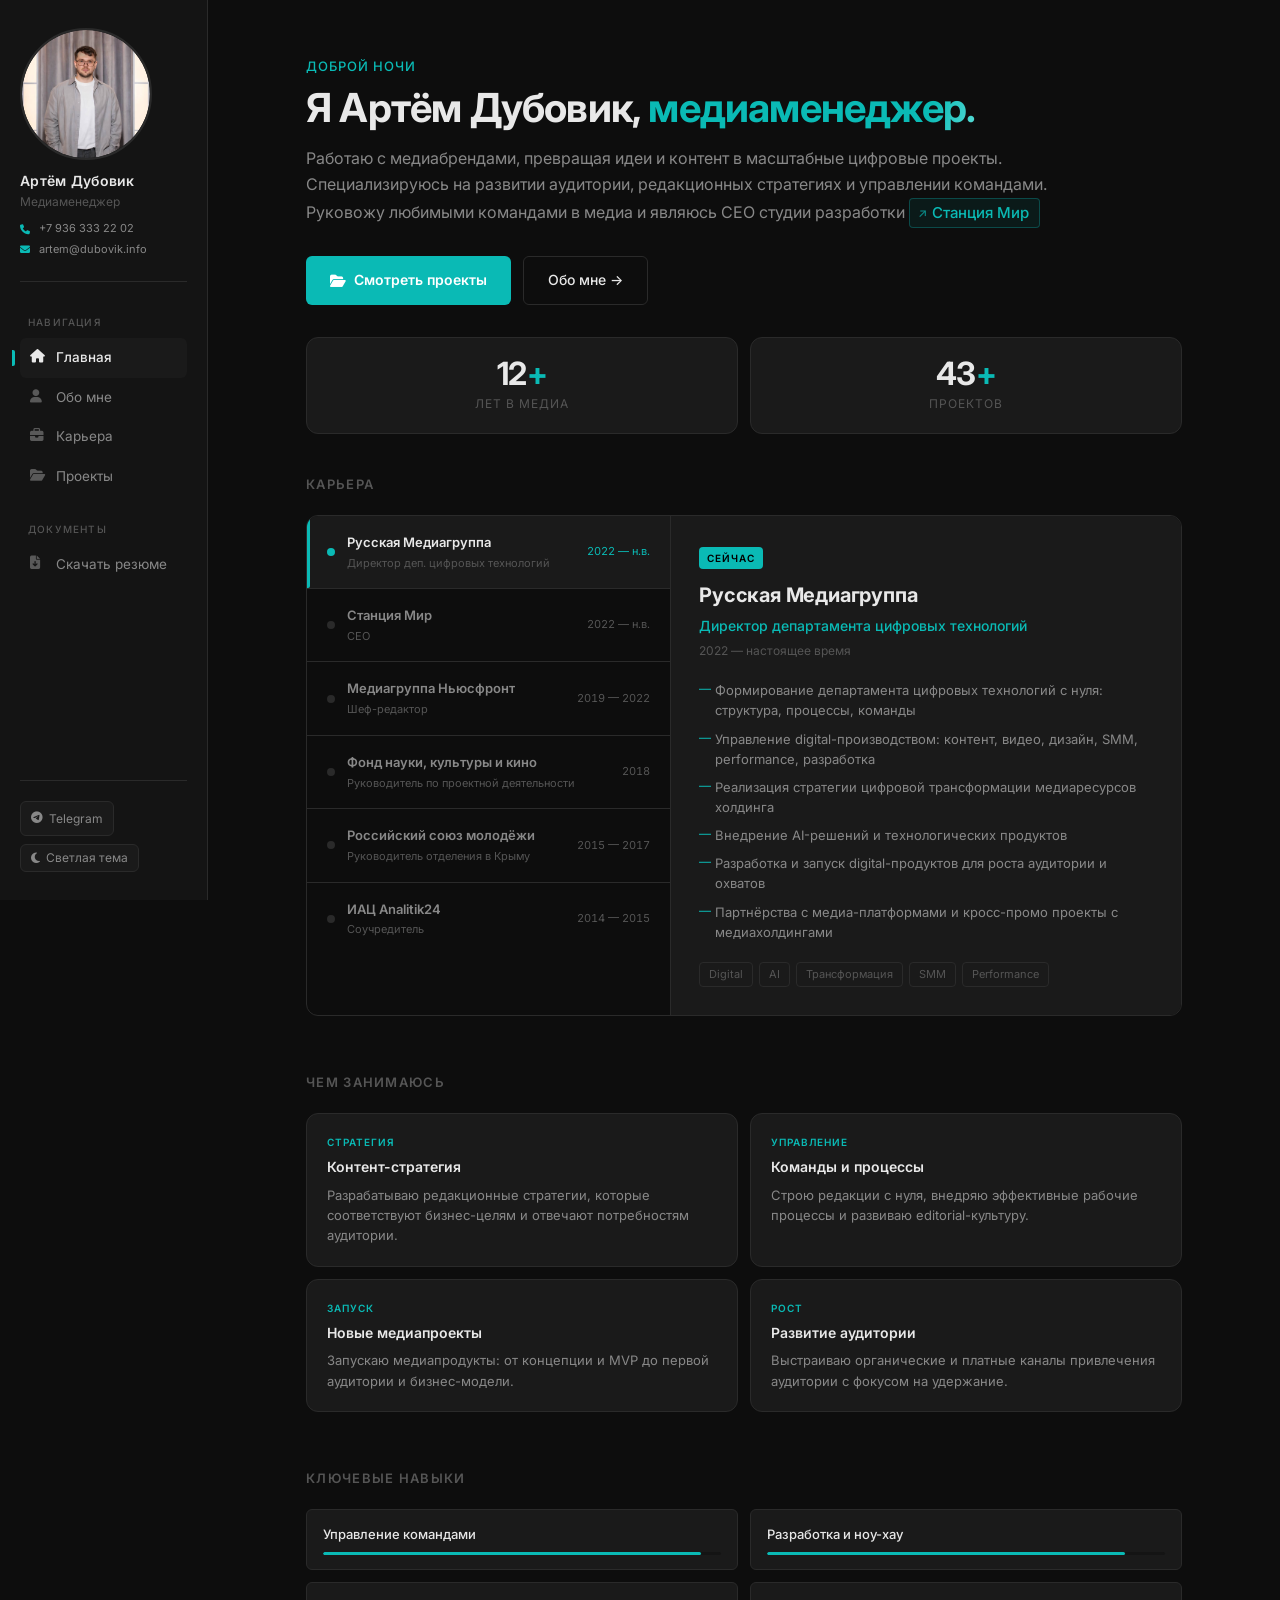
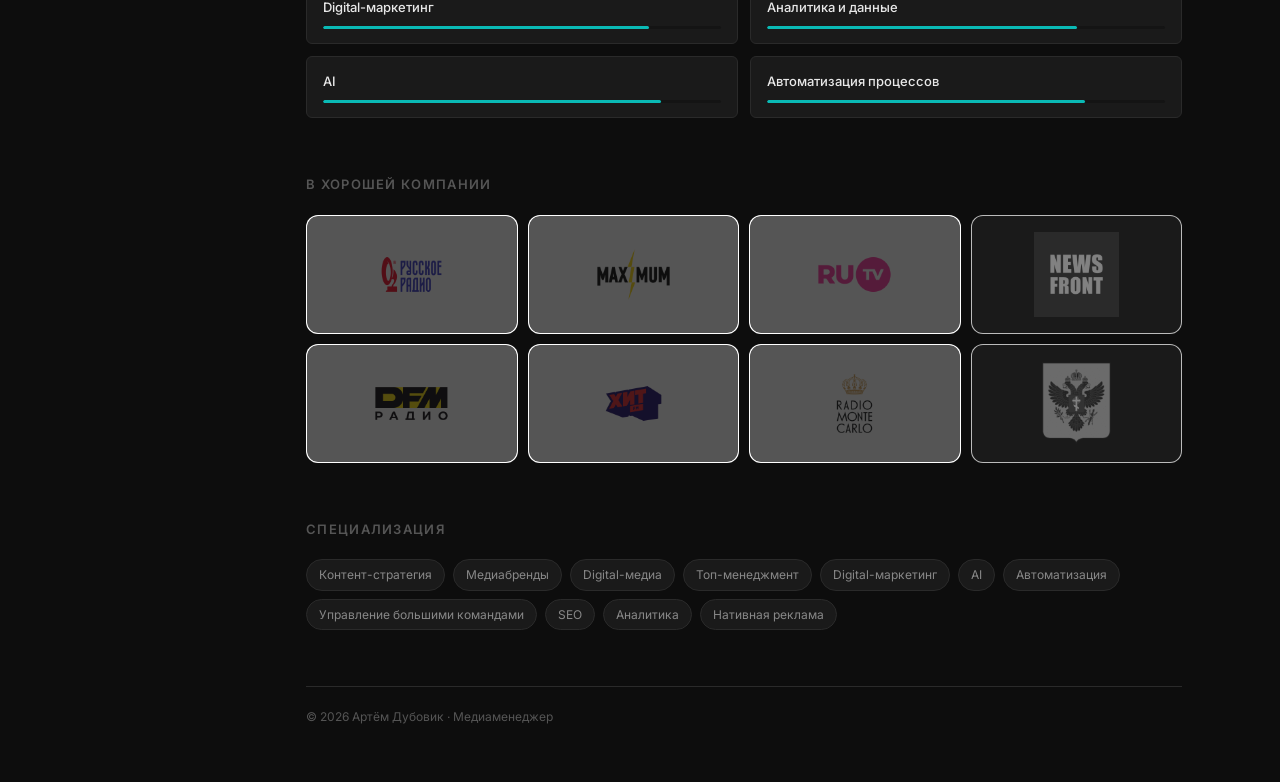
<file: index.html>
<!DOCTYPE html>
<html lang="ru">
<head>
  <meta charset="UTF-8" />
  <meta name="viewport" content="width=device-width, initial-scale=1.0" />
  <base href="./" />
  <title>Артём Дубовик — Медиаменеджер</title>
  <meta name="description" content="Медиаменеджер. Работаю с медиабрендами, превращая идеи и контент в масштабные цифровые проекты." />
  <link rel="preconnect" href="https://fonts.googleapis.com" />
  <link rel="preconnect" href="https://fonts.gstatic.com" crossorigin />
  <link href="https://fonts.googleapis.com/css2?family=Inter:wght@300;400;500;600;700&family=JetBrains+Mono:wght@400;500&display=swap" rel="stylesheet" />
  <link rel="stylesheet" href="https://cdn.jsdelivr.net/npm/@fortawesome/fontawesome-free@6.5.0/css/all.min.css" />
  <link rel="stylesheet" href="css/style.css?v=2" />
  <link rel="icon" type="image/png" href="/favicon-96x96.png" sizes="96x96" />
  <link rel="icon" type="image/svg+xml" href="/favicon.svg" />
  <link rel="shortcut icon" href="/favicon.ico" />
  <link rel="apple-touch-icon" sizes="180x180" href="/apple-touch-icon.png" />
  <link rel="manifest" href="/site.webmanifest" />
  <script>
    (function(){
      var t = localStorage.getItem('theme');
      if (t === 'light') {
        document.documentElement.setAttribute('data-theme', 'light');
      } else {
        document.documentElement.removeAttribute('data-theme');
      }
    })();
  </script>
</head>
<body>

<!-- Mobile Header -->
<header class="mobile-header">
  <div class="mobile-header-logo">
    <img src="images/avatar.jpg" alt="АД" class="mobile-header-avatar" />
    <span class="mobile-header-name">Артём Дубовик</span>
  </div>
  <div class="mobile-header-actions">
    <a href="tel:+79363332202" class="mobile-header-contact" title="+7 936 333 22 02">
      <i class="fa-solid fa-phone"></i>
    </a>
    <a href="mailto:artem@dubovik.info" class="mobile-header-contact" title="artem@dubovik.info">
      <i class="fa-solid fa-envelope"></i>
    </a>
    <button class="mobile-header-theme-btn" id="mobileThemeBtn" onclick="toggleThemeFromPanel()" title="Сменить тему">
      <i class="fa-solid fa-moon" id="mobileThemeIcon"></i>
    </button>
  </div>
</header>

<!-- Overlay -->
<div class="overlay" id="overlay"></div>

<!-- Layout -->
<div class="layout">

  <!-- ── Sidebar ── -->
  <aside class="sidebar" id="sidebar">
    <div class="sidebar-inner">

      <!-- Brand -->
      <div class="sidebar-brand">
        <div class="sidebar-avatar" style="padding:0;overflow:hidden;"><img src="images/avatar.jpg" alt="Артём Дубовик" style="width:100%;height:100%;object-fit:cover;border-radius:50%;display:block;"></div>
        <div class="sidebar-name">Артём Дубовик</div>
        <div class="sidebar-role">Медиаменеджер</div>
        <div class="sidebar-contacts">
          <a href="tel:+79363332202" class="sidebar-contact-item">
            <i class="fa-solid fa-phone"></i>
            +7 936 333 22 02
          </a>
          <a href="mailto:artem@dubovik.info" class="sidebar-contact-item">
            <i class="fa-solid fa-envelope"></i>
            artem@dubovik.info
          </a>
        </div>
      </div>

      <!-- Main Navigation -->
      <nav class="nav-group">
        <div class="nav-group-label">Навигация</div>
        <a href="/" class="nav-item active">
          <i class="fa-solid fa-house nav-icon"></i>
          Главная
        </a>
        <a href="/about/" class="nav-item">
          <i class="fa-solid fa-user nav-icon"></i>
          Обо мне
        </a>
        <a href="/#career" class="nav-item">
          <i class="fa-solid fa-briefcase nav-icon"></i>
          Карьера
        </a>
        <a href="/projects/" class="nav-item">
          <i class="fa-solid fa-folder-open nav-icon"></i>
          Проекты
        </a>
      </nav>

      <!-- Resources -->
      <nav class="nav-group">
        <div class="nav-group-label">Документы</div>
        <a href="#" class="nav-item btn-download-resume">
          <i class="fa-solid fa-file-arrow-down nav-icon"></i>
          Скачать резюме
        </a>
      </nav>

      <!-- Bottom Social -->
      <div class="sidebar-bottom">
        <div class="sidebar-social">
          <a href="https://t.me/artemdubovik" class="social-link" target="_blank" title="Telegram">
            <i class="fa-brands fa-telegram"></i>
            Telegram
          </a>
        </div>
        <button class="theme-toggle" id="themeToggle" title="Переключить тему">
          <i class="fa-solid fa-moon" id="themeIcon"></i>
          <span id="themeLabel">Светлая тема</span>
        </button>
      </div>

    </div>
  </aside>

  <!-- ── Main Content ── -->
  <main class="main">
    <div class="page-content">

      <!-- Hero -->
      <section class="page-hero fade-in">
        <span class="greeting" id="greeting-text">Добрый день</span>
        <h1 class="page-title">Я Артём Дубовик, <span class="highlight shimmer">медиаменеджер.</span></h1>
        <p class="page-subtitle" style="text-align: justify;">
          Работаю с медиабрендами, превращая идеи и контент в масштабные цифровые проекты.<br>
          Специализируюсь на развитии аудитории, редакционных стратегиях и управлении командами.<br>
          Руковожу любимыми командами в медиа и являюсь CEO студии разработки <a href="https://mirmedia.org" target="_blank" class="inline-badge">Станция Мир</a>
        </p>
        <div class="btn-group">
          <a href="/projects/" class="btn-primary">
            <i class="fa-solid fa-folder-open"></i>
            Смотреть проекты
          </a>
          <a href="/about/" class="btn-secondary">
            Обо мне →
          </a>
        </div>
      </section>

      <!-- Stats -->
      <div class="stats-row fade-in fade-in-delay-1">
        <div class="stat-card">
          <div class="stat-number">12<span>+</span></div>
          <div class="stat-label">Лет в медиа</div>
        </div>
        <div class="stat-card">
          <div class="stat-number">43<span>+</span></div>
          <div class="stat-label">Проектов</div>
        </div>
      </div>

      <!-- Career -->
      <section class="section fade-in fade-in-delay-2" id="career">
        <div class="section-header">
          <span class="section-title">Карьера</span>
        </div>

        <div class="career-tabs">
          <div class="career-list" id="careerList">

            <div class="career-item active" data-index="0">
              <div class="career-item-left">
                <div class="career-dot"></div>
                <div class="career-info">
                  <div class="career-company">Русская Медиагруппа</div>
                  <div class="career-role">Директор деп. цифровых технологий</div>
                </div>
              </div>
              <div class="career-period">2022 — н.в.</div>
            </div>

            <div class="career-item" data-index="1">
              <div class="career-item-left">
                <div class="career-dot"></div>
                <div class="career-info">
                  <div class="career-company">Станция Мир</div>
                  <div class="career-role">CEO</div>
                </div>
              </div>
              <div class="career-period">2022 — н.в.</div>
            </div>

            <div class="career-item" data-index="2">
              <div class="career-item-left">
                <div class="career-dot"></div>
                <div class="career-info">
                  <div class="career-company">Медиагруппа Ньюсфронт</div>
                  <div class="career-role">Шеф-редактор</div>
                </div>
              </div>
              <div class="career-period">2019 — 2022</div>
            </div>

            <div class="career-item" data-index="3">
              <div class="career-item-left">
                <div class="career-dot"></div>
                <div class="career-info">
                  <div class="career-company">Фонд науки, культуры и кино</div>
                  <div class="career-role">Руководитель по проектной деятельности</div>
                </div>
              </div>
              <div class="career-period">2018</div>
            </div>

            <div class="career-item" data-index="4">
              <div class="career-item-left">
                <div class="career-dot"></div>
                <div class="career-info">
                  <div class="career-company">Российский союз молодёжи</div>
                  <div class="career-role">Руководитель отделения в Крыму</div>
                </div>
              </div>
              <div class="career-period">2015 — 2017</div>
            </div>

            <div class="career-item" data-index="5">
              <div class="career-item-left">
                <div class="career-dot"></div>
                <div class="career-info">
                  <div class="career-company">ИАЦ Analitik24</div>
                  <div class="career-role">Соучредитель</div>
                </div>
              </div>
              <div class="career-period">2014 — 2015</div>
            </div>

          </div>

          <div class="career-detail" id="careerDetail">

            <div class="career-panel active" data-panel="0">
              <div class="career-panel-header">
                <div class="career-panel-badge">Сейчас</div>
                <div class="career-panel-title">Русская Медиагруппа</div>
                <div class="career-panel-role">Директор департамента цифровых технологий</div>
                <div class="career-panel-period">2022 — настоящее время</div>
              </div>
              <ul class="career-panel-list">
                <li>Формирование департамента цифровых технологий с нуля: структура, процессы, команды</li>
                <li>Управление digital-производством: контент, видео, дизайн, SMM, performance, разработка</li>
                <li>Реализация стратегии цифровой трансформации медиаресурсов холдинга</li>
                <li>Внедрение AI-решений и технологических продуктов</li>
                <li>Разработка и запуск digital-продуктов для роста аудитории и охватов</li>
                <li>Партнёрства с медиа-платформами и кросс-промо проекты с медиахолдингами</li>
              </ul>
              <div class="career-panel-tags">
                <span class="timeline-tag">Digital</span>
                <span class="timeline-tag">AI</span>
                <span class="timeline-tag">Трансформация</span>
                <span class="timeline-tag">SMM</span>
                <span class="timeline-tag">Performance</span>
              </div>
            </div>

            <div class="career-panel" data-panel="1">
              <div class="career-panel-header">
                <div class="career-panel-badge">Сейчас</div>
                <div class="career-panel-title">Станция Мир</div>
                <div class="career-panel-role">CEO</div>
                <div class="career-panel-period">2022 — настоящее время · 4 года</div>
              </div>
              <ul class="career-panel-list">
                <li>Стратегическое управление студией разработки и операционное руководство проектным портфелем</li>
                <li>Реализация комплексных digital- и IT-решений для бизнеса и государственных структур</li>
                <li>Управление full-stack разработкой: от архитектуры и проектирования до запуска и сопровождения</li>
                <li>Внедрение AI-интеграций и автоматизированных решений под бизнес- и отраслевые задачи</li>
                <li>Успешная реализация сложных технологических и инфраструктурных проектов за 4 года работы</li>
              </ul>
              <div class="career-panel-tags">
                <span class="timeline-tag">Full-stack</span>
                <span class="timeline-tag">AI</span>
                <span class="timeline-tag">IT-решения</span>
                <span class="timeline-tag">Стратегия</span>
                <span class="timeline-tag">Управление</span>
              </div>
            </div>

            <div class="career-panel" data-panel="2">
              <div class="career-panel-header">
                <div class="career-panel-title">ООО «Медиагруппа Ньюсфронт»</div>
                <div class="career-panel-role">Шеф-редактор</div>
                <div class="career-panel-period">2019 — 2022 · 3 года</div>
              </div>
              <ul class="career-panel-list">
                <li>Управление редакционной командой и операционными процессами контент-производства</li>
                <li>Формирование контентной повестки и работа с редакторами</li>
                <li>Разработка контент-стратегии для роста трафика и аудитории ресурсов</li>
                <li>Выстраивание работы с медиа-платформами и дистрибуции контента</li>
                <li>Курирование технической разработки медиа-ресурсов</li>
                <li>Реализация PR-проектов и информационных кампаний на зарубежную аудиторию</li>
              </ul>
              <div class="career-panel-tags">
                <span class="timeline-tag">Редакция</span>
                <span class="timeline-tag">Контент</span>
                <span class="timeline-tag">PR</span>
                <span class="timeline-tag">Дистрибуция</span>
              </div>
            </div>

            <div class="career-panel" data-panel="3">
              <div class="career-panel-header">
                <div class="career-panel-title">Фонд содействия развитию науки, культуры и кино</div>
                <div class="career-panel-role">Руководитель по проектной деятельности и молодёжной политике</div>
                <div class="career-panel-period">2018</div>
              </div>
              <ul class="career-panel-list">
                <li>Управление проектной командой и реализация программ Фонда</li>
                <li>Разработка и запуск культурных и общественных проектов</li>
                <li>Организация мероприятий республиканского уровня</li>
                <li>Создание и развитие направлений SMM и продвижения</li>
                <li>Курирование медиаконтента: пресс-релизы, анонсы, ТВ-материалы</li>
                <li>Развитие молодёжных программ и работа с НКО</li>
              </ul>
              <div class="career-panel-tags">
                <span class="timeline-tag">Проекты</span>
                <span class="timeline-tag">SMM</span>
                <span class="timeline-tag">НКО</span>
                <span class="timeline-tag">Мероприятия</span>
              </div>
            </div>

            <div class="career-panel" data-panel="4">
              <div class="career-panel-header">
                <div class="career-panel-title">Российский союз молодёжи</div>
                <div class="career-panel-role">Руководитель отделения в Крыму</div>
                <div class="career-panel-period">2015 — 2017 · 2 года</div>
              </div>
              <ul class="career-panel-list">
                <li>Управление региональным отделением и проектной деятельностью</li>
                <li>Реализация федеральных и региональных программ организации</li>
                <li>Организация форумов, мероприятий и общественных площадок</li>
                <li>Развитие структуры организации до 250 участников</li>
                <li>Партнёрство с бизнесом и органами власти Крыма</li>
                <li>Привлечение финансирования и поддержка проектов</li>
              </ul>
              <div class="career-panel-tags">
                <span class="timeline-tag">Регион</span>
                <span class="timeline-tag">Молодёжь</span>
                <span class="timeline-tag">Партнёрства</span>
                <span class="timeline-tag">Мероприятия</span>
              </div>
            </div>

            <div class="career-panel" data-panel="5">
              <div class="career-panel-header">
                <div class="career-panel-title">ИАЦ Analitik24</div>
                <div class="career-panel-role">Соучредитель</div>
                <div class="career-panel-period">2014 — 2015</div>
              </div>
              <ul class="career-panel-list">
                <li>Создание и развитие сетевого медиа-проекта</li>
                <li>Формирование редакционной повестки и контент-плана</li>
                <li>Продвижение издания и развитие SMM-направления</li>
                <li>Формирование команды и операционное управление</li>
                <li>Привлечение инвестиций и развитие партнёрств с медиа</li>
                <li>Заключение партнёрских соглашений по разработке, дизайну, видео- и PR-поддержке</li>
              </ul>
              <div class="career-panel-tags">
                <span class="timeline-tag">Стартап</span>
                <span class="timeline-tag">Медиа</span>
                <span class="timeline-tag">SMM</span>
                <span class="timeline-tag">Инвестиции</span>
              </div>
            </div>

          </div>
        </div>
      </section>

      <!-- Чем занимаюсь -->
      <section class="section fade-in fade-in-delay-2">
        <div class="section-header">
          <span class="section-title">Чем занимаюсь</span>
        </div>
        <div class="cards-grid cards-grid-2">
          <div class="card">
            <span class="card-tag">Стратегия</span>
            <div class="card-title">Контент-стратегия</div>
            <div class="card-text">Разрабатываю редакционные стратегии, которые соответствуют бизнес-целям и отвечают потребностям аудитории.</div>
          </div>
          <div class="card">
            <span class="card-tag">Управление</span>
            <div class="card-title">Команды и процессы</div>
            <div class="card-text">Строю редакции с нуля, внедряю эффективные рабочие процессы и развиваю editorial-культуру.</div>
          </div>
          <div class="card">
            <span class="card-tag">Запуск</span>
            <div class="card-title">Новые медиапроекты</div>
            <div class="card-text">Запускаю медиапродукты: от концепции и MVP до первой аудитории и бизнес-модели.</div>
          </div>
          <div class="card">
            <span class="card-tag">Рост</span>
            <div class="card-title">Развитие аудитории</div>
            <div class="card-text">Выстраиваю органические и платные каналы привлечения аудитории с фокусом на удержание.</div>
          </div>
        </div>
      </section>

      <!-- Ключевые навыки -->
      <section class="section fade-in fade-in-delay-2">
        <div class="section-header">
          <span class="section-title">Ключевые навыки</span>
        </div>
        <div class="skills-grid">
          <div class="skill-item">
            <div class="skill-name">Управление командами</div>
            <div class="skill-bar"><div class="skill-progress" data-width="95"></div></div>
          </div>
          <div class="skill-item">
            <div class="skill-name">Разработка и ноу-хау</div>
            <div class="skill-bar"><div class="skill-progress" data-width="90"></div></div>
          </div>
          <div class="skill-item">
            <div class="skill-name">Digital-маркетинг</div>
            <div class="skill-bar"><div class="skill-progress" data-width="82"></div></div>
          </div>
          <div class="skill-item">
            <div class="skill-name">Аналитика и данные</div>
            <div class="skill-bar"><div class="skill-progress" data-width="78"></div></div>
          </div>
          <div class="skill-item">
            <div class="skill-name">AI</div>
            <div class="skill-bar"><div class="skill-progress" data-width="85"></div></div>
          </div>
          <div class="skill-item">
            <div class="skill-name">Автоматизация процессов</div>
            <div class="skill-bar"><div class="skill-progress" data-width="80"></div></div>
          </div>
        </div>
      </section>

      <!-- В хорошей компании -->
      <section class="section fade-in fade-in-delay-3" id="partners">
        <div class="section-header">
          <span class="section-title">В хорошей компании</span>
        </div>

        <div class="logos-grid">

          <a href="https://rusradio.ru" target="_blank" class="logo-card logo-card-light">
            <div class="logo-card-inner">
              <img src="../images/logos/rusradio.png?v=2" alt="Русское Радио" />
            </div>
          </a>

          <a href="https://maximum.ru" target="_blank" class="logo-card logo-card-light">
            <div class="logo-card-inner">
              <img src="../images/logos/maximum.png?v=7" alt="Maximum" />
            </div>
          </a>

          <a href="https://ru.tv" target="_blank" class="logo-card logo-card-light">
            <div class="logo-card-inner">
              <img src="../images/logos/rutv.png?v=2" alt="RU.TV" />
            </div>
          </a>

          <a href="https://news-front.su" target="_blank" class="logo-card logo-card-dark">
            <div class="logo-card-inner">
              <img src="../images/logos/newsfront.png?v=2" alt="News Front" />
            </div>
          </a>

          <a href="https://dfm.ru" target="_blank" class="logo-card logo-card-light">
            <div class="logo-card-inner">
              <img src="../images/logos/dfm.png?v=2" alt="DFM" />
            </div>
          </a>

          <a href="https://hitfm.ru" target="_blank" class="logo-card logo-card-light">
            <div class="logo-card-inner">
              <img src="../images/logos/hitfm.png?v=2" alt="Hit FM" />
            </div>
          </a>

          <a href="https://montecarlo.ru" target="_blank" class="logo-card logo-card-light">
            <div class="logo-card-inner">
              <img src="../images/logos/montecarlo.png?v=2" alt="Monte Carlo" />
            </div>
          </a>

          <a href="https://khogov.ru" target="_blank" class="logo-card logo-card-dark">
            <div class="logo-card-inner">
              <img src="../images/logos/khogov.png" alt="Khogov" />
            </div>
          </a>

        </div>
      </section>



      <!-- Tags / Interests -->
      <section class="section">
        <div class="section-header">
          <span class="section-title">Специализация</span>
        </div>
        <div class="tags">
          <span class="tag">Контент-стратегия</span>
          <span class="tag">Медиабренды</span>
          <span class="tag">Digital-медиа</span>
          <span class="tag">Топ-менеджмент</span>
          <span class="tag">Digital-маркетинг</span>
          <span class="tag">AI</span>
          <span class="tag">Автоматизация</span>
          <span class="tag">Управление большими командами</span>
          <span class="tag">SEO</span>
          <span class="tag">Аналитика</span>
          <span class="tag">Нативная реклама</span>
        </div>
      </section>

      <!-- Footer -->
      <footer style="padding-top: 20px; border-top: 1px solid var(--border);">
        <p style="font-size: 12px; color: var(--text-muted);">
          © <span id="current-year"></span> Артём Дубовик · Медиаменеджер
        </p>
      </footer>

    </div>
  </main>

</div>

<!-- Bottom Mobile Nav -->
<nav class="bottom-nav" id="bottomNav">
  <a href="/" class="bottom-nav-item active">
    <i class="fa-solid fa-house"></i>
    <span>Главная</span>
  </a>
  <a href="/about/" class="bottom-nav-item">
    <i class="fa-solid fa-user"></i>
    <span>Обо мне</span>
  </a>
  <a href="#career" class="bottom-nav-item">
    <i class="fa-solid fa-briefcase"></i>
    <span>Карьера</span>
  </a>
  <a href="/projects/" class="bottom-nav-item">
    <i class="fa-solid fa-handshake"></i>
    <span>Проекты</span>
  </a>
  <a href="https://t.me/artemdubovik" target="_blank" class="bottom-nav-item">
    <i class="fa-brands fa-telegram"></i>
    <span>Telegram</span>
  </a>
</nav>

<script src="js/main.js"></script>
</body>
</html>
</file>
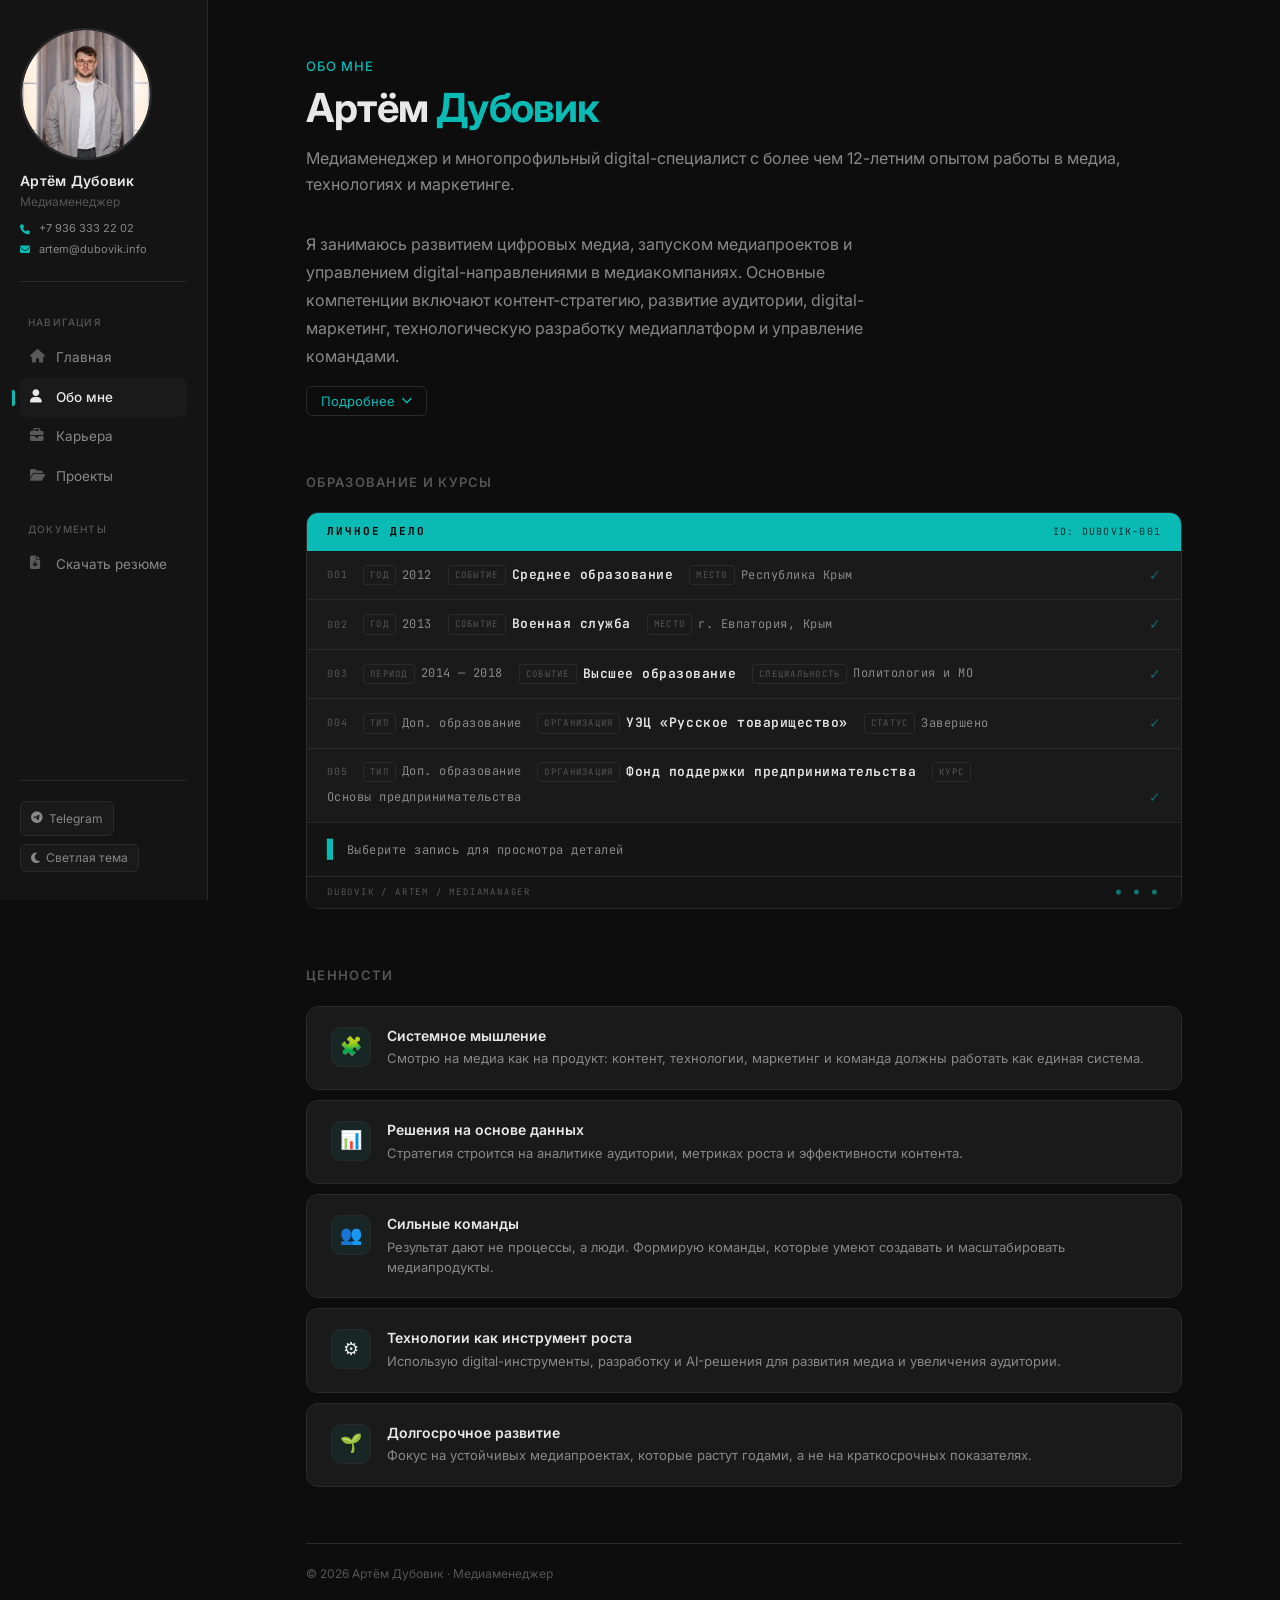
<file: about/index.html>
<!DOCTYPE html>
<html lang="ru">
<head>
  <meta charset="UTF-8" />
  <meta name="viewport" content="width=device-width, initial-scale=1.0" />
  <base href="./" />
  <title>Обо мне — Артём Дубовик</title>
  <meta name="description" content="Медиаменеджер Артём Дубовик — о себе, ценностях и подходе к работе." />
  <link rel="preconnect" href="https://fonts.googleapis.com" />
  <link rel="preconnect" href="https://fonts.gstatic.com" crossorigin />
  <link href="https://fonts.googleapis.com/css2?family=Inter:wght@300;400;500;600;700&family=JetBrains+Mono:wght@400;500&display=swap" rel="stylesheet" />
  <link rel="stylesheet" href="https://cdn.jsdelivr.net/npm/@fortawesome/fontawesome-free@6.5.0/css/all.min.css" />
  <link rel="stylesheet" href="../css/style.css?v=2" />
  <link rel="icon" type="image/png" href="/favicon-96x96.png" sizes="96x96" />
  <link rel="icon" type="image/svg+xml" href="/favicon.svg" />
  <link rel="shortcut icon" href="/favicon.ico" />
  <link rel="apple-touch-icon" sizes="180x180" href="/apple-touch-icon.png" />
  <link rel="manifest" href="/site.webmanifest" />  
  <script>
    (function(){
      var t = localStorage.getItem('theme');
      if (t === 'light') document.documentElement.setAttribute('data-theme', 'light');
    })();
  </script>
</head>
<body>

<!-- Mobile Header -->
<header class="mobile-header">
  <div class="mobile-header-logo">
    <img src="../images/avatar.jpg" alt="АД" class="mobile-header-avatar" />
    <span class="mobile-header-name">Артём Дубовик</span>
  </div>
  <div class="mobile-header-actions">
    <a href="tel:+79363332202" class="mobile-header-contact" title="+7 936 333 22 02">
      <i class="fa-solid fa-phone"></i>
    </a>
    <a href="mailto:artem@dubovik.info" class="mobile-header-contact" title="artem@dubovik.info">
      <i class="fa-solid fa-envelope"></i>
    </a>
    <button class="mobile-header-theme-btn" id="mobileThemeBtn" onclick="toggleThemeFromPanel()" title="Сменить тему">
      <i class="fa-solid fa-moon" id="mobileThemeIcon"></i>
    </button>
  </div>
</header>

<!-- Overlay -->
<div class="overlay" id="overlay"></div>

<div class="layout">

  <!-- ── Sidebar ── -->
  <aside class="sidebar" id="sidebar">
    <div class="sidebar-inner">
      <div class="sidebar-brand">
        <div class="sidebar-avatar" style="padding:0;overflow:hidden;"><img src="../images/avatar.jpg" alt="Артём Дубовик" style="width:100%;height:100%;object-fit:cover;border-radius:50%;display:block;"></div>
        <div class="sidebar-name">Артём Дубовик</div>
        <div class="sidebar-role">Медиаменеджер</div>
        <div class="sidebar-contacts">
          <a href="tel:+79363332202" class="sidebar-contact-item">
            <i class="fa-solid fa-phone"></i>
            +7 936 333 22 02
          </a>
          <a href="mailto:artem@dubovik.info" class="sidebar-contact-item">
            <i class="fa-solid fa-envelope"></i>
            artem@dubovik.info
          </a>
        </div>
      </div>

      <nav class="nav-group">
        <div class="nav-group-label">Навигация</div>
        <a href="/" class="nav-item">
          <i class="fa-solid fa-house nav-icon"></i>
          Главная
        </a>
        <a href="/about/" class="nav-item active">
          <i class="fa-solid fa-user nav-icon"></i>
          Обо мне
        </a>
        <a href="/#career" class="nav-item">
          <i class="fa-solid fa-briefcase nav-icon"></i>
          Карьера
        </a>
        <a href="/projects/" class="nav-item">
          <i class="fa-solid fa-folder-open nav-icon"></i>
          Проекты
        </a>
      </nav>

      <nav class="nav-group">
        <div class="nav-group-label">Документы</div>
        <a href="#" class="nav-item btn-download-resume">
          <i class="fa-solid fa-file-arrow-down nav-icon"></i>
          Скачать резюме
        </a>
      </nav>

      <div class="sidebar-bottom">
        <div class="sidebar-social">
          <a href="https://t.me/artemdubovik" class="social-link" target="_blank" title="Telegram">
            <i class="fa-brands fa-telegram"></i>
            Telegram
          </a>
        </div>
        <button class="theme-toggle" id="themeToggle" title="Переключить тему">
          <i class="fa-solid fa-moon" id="themeIcon"></i>
          <span id="themeLabel">Светлая тема</span>
        </button>
      </div>
    </div>
  </aside>

  <!-- ── Main Content ── -->
  <main class="main">
    <div class="page-content">

      <!-- Hero -->
      <section class="page-hero fade-in">
        <span class="greeting">Обо мне</span>
        <h1 class="page-title">Артём <span class="highlight">Дубовик</span></h1>
        <p class="page-subtitle">Медиаменеджер и многопрофильный digital-специалист с более чем 12-летним опытом работы в медиа, технологиях и маркетинге.</p>
      </section>

      <!-- Bio -->
      <section class="section fade-in fade-in-delay-1" style="margin-top: 0;">
        <div class="about-intro">
          <p>
            Я занимаюсь развитием цифровых медиа, запуском медиапроектов и управлением digital-направлениями в медиакомпаниях. Основные компетенции включают контент-стратегию, развитие аудитории, digital-маркетинг, технологическую разработку медиаплатформ и управление командами.
          </p>

          <div class="bio-hidden" id="bioHidden">
            <p>
              За время работы прошёл путь от редакционной деятельности до стратегического управления цифровыми подразделениями медиабрендов. В разное время отвечал за запуск медиапроектов, развитие digital-инфраструктуры, внедрение технологических решений и формирование систем работы с аудиторией.
            </p>
            <p>
              Моя экспертиза охватывает несколько направлений: редакционная работа, разработка цифровых продуктов, маркетинг и развитие медиаплатформ. Такой опыт позволяет комплексно управлять медиапроектами — от идеи и контентной стратегии до технологической реализации и масштабирования.
            </p>
            <p>
              Отдельное направление моей работы — формирование и управление командами. В разные периоды я создавал и руководил мультидисциплинарными коллективами, включая редакции, продакшен, разработчиков, дизайнеров и специалистов по digital-маркетингу.
            </p>
            <p>
              Сегодня моя специализация — запуск новых медиапроектов, развитие существующих digital-платформ и построение устойчивых систем управления контентом, технологией и аудиторией.
            </p>
          </div>

          <button class="btn-read-more" id="btnReadMore" onclick="toggleBio()">
            Подробнее <i class="fa-solid fa-chevron-down"></i>
          </button>
        </div>
      </section>

      <!-- Education -->
      <section class="section fade-in">
        <div class="section-header">
          <span class="section-title">Образование и курсы</span>
        </div>

        <div class="passport-block">
          <div class="passport-header">
            <span class="passport-label">ЛИЧНОЕ ДЕЛО</span>
            <span class="passport-id">ID: DUBOVIK-001</span>
          </div>

          <div class="passport-rows">

            <div class="passport-row" data-detail="Средняя школа, Республика Крым. Завершение базового образования.">
              <span class="passport-num">001</span>
              <span class="passport-field">ГОД</span>
              <span class="passport-value">2012</span>
              <span class="passport-field">СОБЫТИЕ</span>
              <span class="passport-value passport-value--main">Среднее образование</span>
              <span class="passport-field">МЕСТО</span>
              <span class="passport-value">Республика Крым</span>
              <span class="passport-stamp">✓</span>
            </div>

            <div class="passport-row" data-detail="Прохождение военной службы по призыву. Воинская часть, г. Евпатория.">
              <span class="passport-num">002</span>
              <span class="passport-field">ГОД</span>
              <span class="passport-value">2013</span>
              <span class="passport-field">СОБЫТИЕ</span>
              <span class="passport-value passport-value--main">Военная служба</span>
              <span class="passport-field">МЕСТО</span>
              <span class="passport-value">г. Евпатория, Крым</span>
              <span class="passport-stamp">✓</span>
            </div>

            <div class="passport-row" data-detail="Специальность: Политология и Международные отношения. Полный курс высшего образования, 4 года.">
              <span class="passport-num">003</span>
              <span class="passport-field">ПЕРИОД</span>
              <span class="passport-value">2014 — 2018</span>
              <span class="passport-field">СОБЫТИЕ</span>
              <span class="passport-value passport-value--main">Высшее образование</span>
              <span class="passport-field">СПЕЦИАЛЬНОСТЬ</span>
              <span class="passport-value">Политология и МО</span>
              <span class="passport-stamp">✓</span>
            </div>

            <div class="passport-row" data-detail="Профессиональная подготовка. Учебно-экспертный центр «Русское товарищество». Дополнительная квалификация.">
              <span class="passport-num">004</span>
              <span class="passport-field">ТИП</span>
              <span class="passport-value">Доп. образование</span>
              <span class="passport-field">ОРГАНИЗАЦИЯ</span>
              <span class="passport-value passport-value--main">УЭЦ «Русское товарищество»</span>
              <span class="passport-field">СТАТУС</span>
              <span class="passport-value">Завершено</span>
              <span class="passport-stamp">✓</span>
            </div>

            <div class="passport-row" data-detail="Курс «Основы предпринимательской деятельности». Фонд поддержки предпринимательства Республики Крым.">
              <span class="passport-num">005</span>
              <span class="passport-field">ТИП</span>
              <span class="passport-value">Доп. образование</span>
              <span class="passport-field">ОРГАНИЗАЦИЯ</span>
              <span class="passport-value passport-value--main">Фонд поддержки предпринимательства</span>
              <span class="passport-field">КУРС</span>
              <span class="passport-value">Основы предпринимательства</span>
              <span class="passport-stamp">✓</span>
            </div>

          </div>

          <div class="passport-detail" id="passportDetail">
            <span class="passport-detail-cursor">▋</span>
            <span class="passport-detail-text" id="passportDetailText">Выберите запись для просмотра деталей</span>
          </div>

          <div class="passport-footer">
            <span class="passport-footer-text">DUBOVIK / ARTEM / MEDIAMANAGER</span>
            <span class="passport-footer-dots">● ● ●</span>
          </div>
        </div>
      </section>

      <!-- Values -->
      <section class="section">
        <div class="section-header">
          <span class="section-title">Ценности</span>
        </div>
        <div class="update-card">
          <div class="update-icon">🧩</div>
          <div class="update-body">
            <div class="update-title">Системное мышление</div>
            <div class="update-text">Смотрю на медиа как на продукт: контент, технологии, маркетинг и команда должны работать как единая система.</div>
          </div>
        </div>
        <div class="update-card">
          <div class="update-icon">📊</div>
          <div class="update-body">
            <div class="update-title">Решения на основе данных</div>
            <div class="update-text">Стратегия строится на аналитике аудитории, метриках роста и эффективности контента.</div>
          </div>
        </div>
        <div class="update-card">
          <div class="update-icon">👥</div>
          <div class="update-body">
            <div class="update-title">Сильные команды</div>
            <div class="update-text">Результат дают не процессы, а люди. Формирую команды, которые умеют создавать и масштабировать медиапродукты.</div>
          </div>
        </div>
        <div class="update-card">
          <div class="update-icon">⚙️</div>
          <div class="update-body">
            <div class="update-title">Технологии как инструмент роста</div>
            <div class="update-text">Использую digital-инструменты, разработку и AI-решения для развития медиа и увеличения аудитории.</div>
          </div>
        </div>
        <div class="update-card">
          <div class="update-icon">🌱</div>
          <div class="update-body">
            <div class="update-title">Долгосрочное развитие</div>
            <div class="update-text">Фокус на устойчивых медиапроектах, которые растут годами, а не на краткосрочных показателях.</div>
          </div>
        </div>
      </section>



      <!-- Footer -->
      <footer style="padding-top: 20px; border-top: 1px solid var(--border);">
        <p style="font-size: 12px; color: var(--text-muted);">
          © <span id="current-year"></span> Артём Дубовик · Медиаменеджер
        </p>
      </footer>

    </div>
  </main>

</div>

<!-- Bottom Mobile Nav -->
<nav class="bottom-nav" id="bottomNav">
  <a href="/" class="bottom-nav-item">
    <i class="fa-solid fa-house"></i>
    <span>Главная</span>
  </a>
  <a href="/about/" class="bottom-nav-item active">
    <i class="fa-solid fa-user"></i>
    <span>Обо мне</span>
  </a>
  <a href="/#career" class="bottom-nav-item">
    <i class="fa-solid fa-briefcase"></i>
    <span>Карьера</span>
  </a>
  <a href="/projects/" class="bottom-nav-item">
    <i class="fa-solid fa-handshake"></i>
    <span>Проекты</span>
  </a>
  <a href="https://t.me/artemdubovik" target="_blank" class="bottom-nav-item">
    <i class="fa-brands fa-telegram"></i>
    <span>Telegram</span>
  </a>
</nav>

<script src="../js/main.js"></script>
<script>
  function toggleBio() {
    const hidden = document.getElementById('bioHidden');
    const btn    = document.getElementById('btnReadMore');
    const isOpen = hidden.classList.contains('open');
    hidden.classList.toggle('open');
    btn.classList.toggle('open');
    btn.innerHTML = isOpen
      ? 'Подробнее <i class="fa-solid fa-chevron-down"></i>'
      : 'Свернуть <i class="fa-solid fa-chevron-down"></i>';
  }

  // Passport block
  function initPassport() {
    const rows   = document.querySelectorAll('.passport-row');
    const detailText = document.getElementById('passportDetailText');
    if (!rows.length || !detailText) return;

    let typeTimer = null;

    function typeText(text) {
      if (typeTimer) clearInterval(typeTimer);
      detailText.textContent = '';
      let i = 0;
      typeTimer = setInterval(() => {
        detailText.textContent += text[i];
        i++;
        if (i >= text.length) clearInterval(typeTimer);
      }, 22);
    }

    rows.forEach(row => {
      row.addEventListener('click', () => {
        rows.forEach(r => r.classList.remove('active'));
        row.classList.add('active');
        typeText('> ' + row.getAttribute('data-detail'));
      });
    });
  }

  document.addEventListener('DOMContentLoaded', initPassport);
</script>
</body>
</html>
</file>
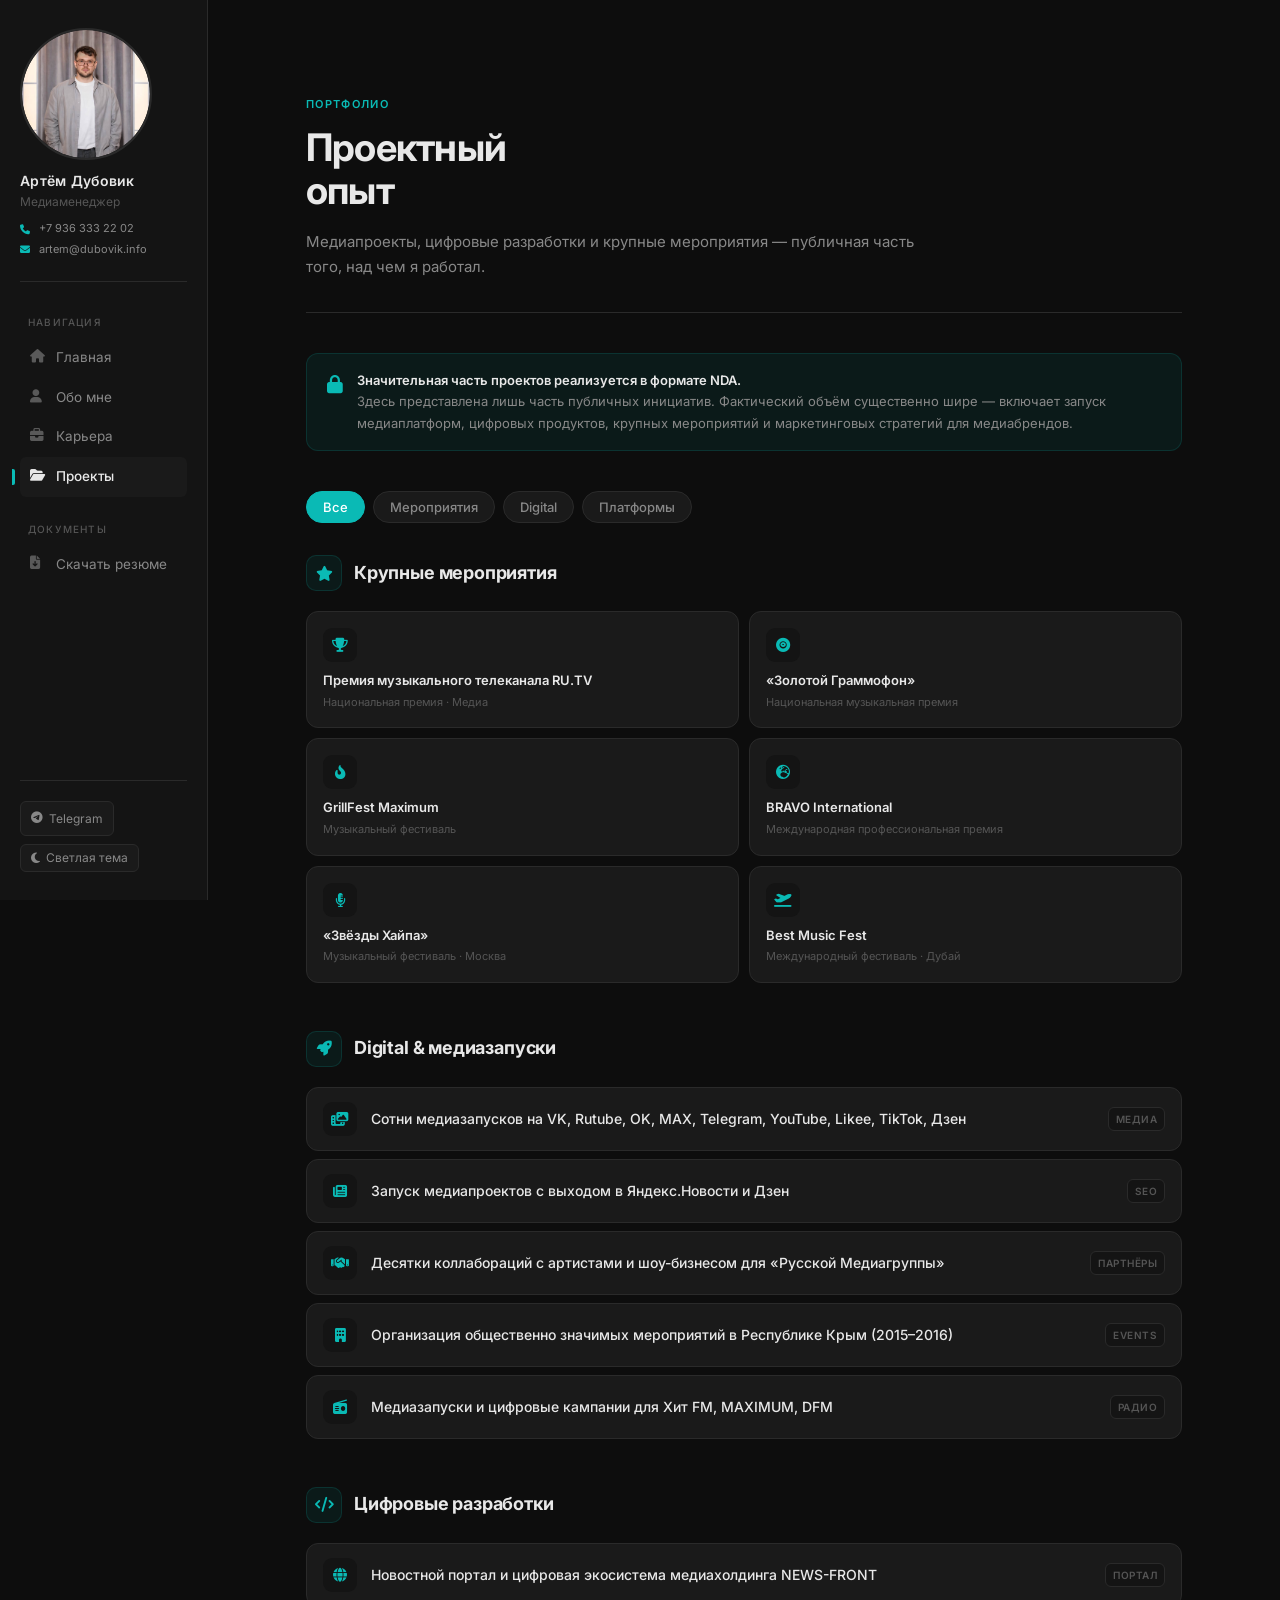
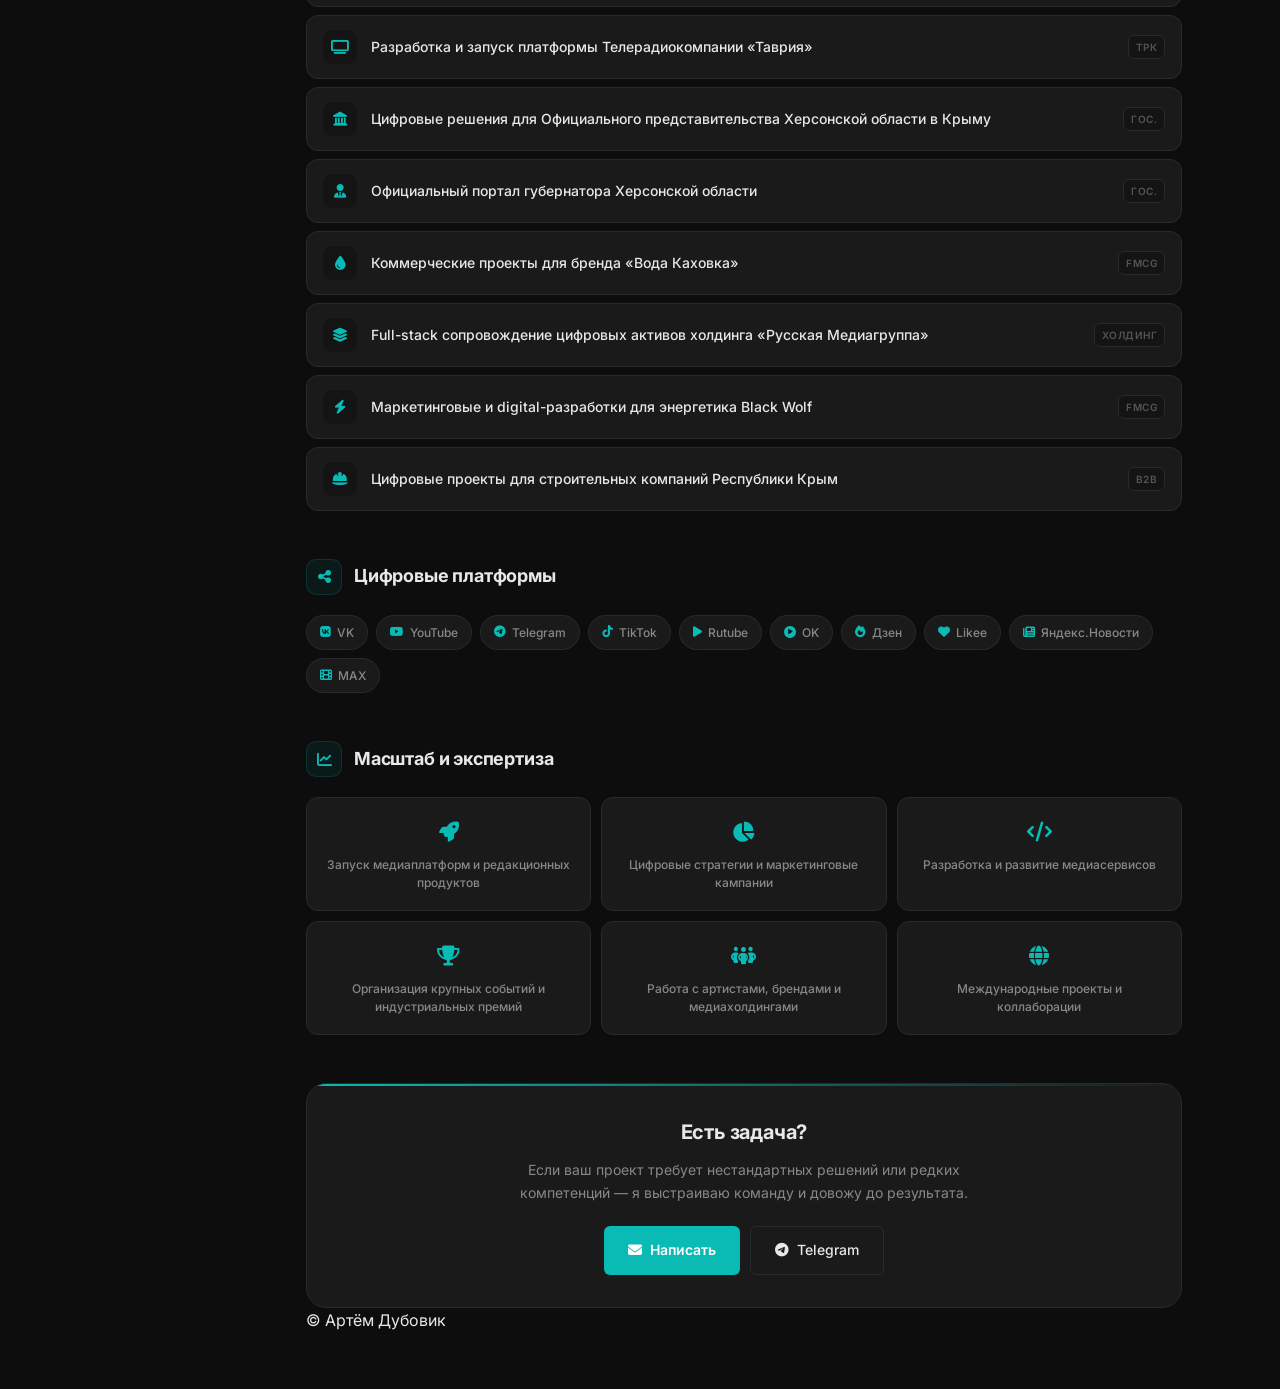
<file: projects/index.html>
<!DOCTYPE html>
<html lang="ru">
<head>
  <meta charset="UTF-8" />
  <meta name="viewport" content="width=device-width, initial-scale=1.0" />
  <base href="./" />
  <title>Проекты — Артём Дубовик</title>
  <meta name="description" content="Проектный опыт Артёма Дубовика — мероприятия, цифровые разработки, медиаплатформы." />
  <link rel="preconnect" href="https://fonts.googleapis.com" />
  <link rel="preconnect" href="https://fonts.gstatic.com" crossorigin />
  <link href="https://fonts.googleapis.com/css2?family=Inter:wght@300;400;500;600;700&family=JetBrains+Mono:wght@400;500&display=swap" rel="stylesheet" />
  <link rel="stylesheet" href="https://cdn.jsdelivr.net/npm/@fortawesome/fontawesome-free@6.5.0/css/all.min.css" />
  <link rel="stylesheet" href="../css/style.css?v=2" />
  <link rel="icon" type="image/png" href="/favicon-96x96.png" sizes="96x96" />
  <link rel="icon" type="image/svg+xml" href="/favicon.svg" />
  <link rel="shortcut icon" href="/favicon.ico" />
  <link rel="apple-touch-icon" sizes="180x180" href="/apple-touch-icon.png" />
  <link rel="manifest" href="/site.webmanifest" />
  <script>
    (function(){
      var t = localStorage.getItem('theme');
      if (t === 'light') {
        document.documentElement.setAttribute('data-theme', 'light');
      } else {
        document.documentElement.removeAttribute('data-theme');
      }
    })();
  </script>
  <style>
    /* ── Projects page specific ── */

    .projects-hero {
      padding: 40px 0 32px;
      border-bottom: 1px solid var(--border);
      margin-bottom: 40px;
    }

    .projects-hero-label {
      font-size: 11px;
      font-weight: 600;
      letter-spacing: 0.12em;
      text-transform: uppercase;
      color: var(--accent);
      margin-bottom: 12px;
    }

    .projects-hero-title {
      font-size: clamp(26px, 4vw, 38px);
      font-weight: 700;
      letter-spacing: -0.02em;
      color: var(--text-primary);
      line-height: 1.15;
      margin-bottom: 16px;
    }

    .projects-hero-desc {
      font-size: 15px;
      color: var(--text-secondary);
      line-height: 1.7;
      max-width: 620px;
    }

    /* NDA-баннер */
    .nda-banner {
      display: flex;
      align-items: flex-start;
      gap: 14px;
      background: var(--accent-soft);
      border: 1px solid var(--accent-mid);
      border-radius: var(--radius-md);
      padding: 16px 20px;
      margin-bottom: 40px;
    }
    .nda-banner-icon {
      font-size: 18px;
      color: var(--accent);
      flex-shrink: 0;
      margin-top: 1px;
    }
    .nda-banner-text {
      font-size: 13px;
      color: var(--text-secondary);
      line-height: 1.65;
    }
    .nda-banner-text strong {
      color: var(--text-primary);
      font-weight: 600;
    }

    /* Фильтр-табы */
    .filter-tabs {
      display: flex;
      gap: 8px;
      flex-wrap: wrap;
      margin-bottom: 32px;
    }

    .filter-tab {
      padding: 7px 16px;
      border-radius: 20px;
      font-size: 13px;
      font-weight: 500;
      font-family: var(--font-sans);
      border: 1px solid var(--border);
      background: var(--bg-card);
      color: var(--text-secondary);
      cursor: pointer;
      transition: all var(--transition);
      -webkit-tap-highlight-color: transparent;
    }
    .filter-tab:hover {
      border-color: var(--accent);
      color: var(--accent);
    }
    .filter-tab.active {
      background: var(--accent);
      border-color: var(--accent);
      color: #fff;
    }

    /* Секции проектов */
    .projects-section {
      margin-bottom: 48px;
    }

    .projects-section-header {
      display: flex;
      align-items: center;
      gap: 12px;
      margin-bottom: 20px;
    }

    .projects-section-icon {
      width: 36px;
      height: 36px;
      border-radius: 10px;
      background: var(--accent-soft);
      border: 1px solid var(--accent-mid);
      display: flex;
      align-items: center;
      justify-content: center;
      color: var(--accent);
      font-size: 15px;
      flex-shrink: 0;
    }

    .projects-section-title {
      font-size: 18px;
      font-weight: 700;
      color: var(--text-primary);
      letter-spacing: -0.01em;
    }

    .projects-section-count {
      font-size: 12px;
      font-weight: 500;
      color: var(--text-muted);
      background: var(--bg-secondary);
      border: 1px solid var(--border);
      border-radius: 10px;
      padding: 2px 8px;
      margin-left: auto;
    }

    /* Карточки событий */
    .events-grid {
      display: grid;
      grid-template-columns: repeat(2, 1fr);
      gap: 10px;
    }

    .event-card {
      background: var(--bg-card);
      border: 1px solid var(--border);
      border-radius: var(--radius-md);
      padding: 16px;
      transition: border-color var(--transition), transform 0.2s ease, box-shadow 0.2s ease;
      cursor: default;
      position: relative;
      overflow: hidden;
    }
    .event-card::before {
      content: '';
      position: absolute;
      top: 0;
      left: 0;
      width: 3px;
      height: 100%;
      background: var(--accent);
      opacity: 0;
      transition: opacity var(--transition);
    }
    .event-card:hover {
      border-color: var(--border-hover);
      transform: translateY(-2px);
      box-shadow: 0 6px 20px rgba(0,0,0,0.15);
    }
    .event-card:hover::before {
      opacity: 1;
    }

    .event-card-emoji {
      font-size: 22px;
      margin-bottom: 8px;
      display: block;
    }

    .event-card-title {
      font-size: 13px;
      font-weight: 600;
      color: var(--text-primary);
      line-height: 1.35;
      margin-bottom: 4px;
    }

    .event-card-meta {
      font-size: 11px;
      color: var(--text-muted);
    }

    /* Список digital-проектов */
    .digital-list {
      display: flex;
      flex-direction: column;
      gap: 8px;
    }

    .digital-item {
      display: flex;
      align-items: center;
      gap: 14px;
      background: var(--bg-card);
      border: 1px solid var(--border);
      border-radius: var(--radius-md);
      padding: 14px 16px;
      transition: border-color var(--transition), background var(--transition);
      cursor: default;
    }
    .digital-item:hover {
      border-color: var(--accent);
      background: var(--bg-card-hover);
    }

    .digital-item-icon {
      width: 34px;
      height: 34px;
      border-radius: 9px;
      background: var(--bg-secondary);
      display: flex;
      align-items: center;
      justify-content: center;
      color: var(--accent);
      font-size: 14px;
      flex-shrink: 0;
    }

    .digital-item-text {
      flex: 1;
      font-size: 14px;
      color: var(--text-primary);
      font-weight: 500;
      line-height: 1.4;
    }

    .digital-item-tag {
      font-size: 10px;
      font-weight: 600;
      letter-spacing: 0.05em;
      text-transform: uppercase;
      color: var(--text-muted);
      background: var(--bg-secondary);
      border: 1px solid var(--border);
      border-radius: 6px;
      padding: 3px 7px;
      white-space: nowrap;
    }

    /* Платформы */
    .platforms-wrap {
      display: flex;
      flex-wrap: wrap;
      gap: 8px;
    }

    .platform-chip {
      display: flex;
      align-items: center;
      gap: 6px;
      padding: 7px 13px;
      border-radius: 20px;
      background: var(--bg-card);
      border: 1px solid var(--border);
      font-size: 12px;
      font-weight: 500;
      color: var(--text-secondary);
      transition: all var(--transition);
    }
    .platform-chip:hover {
      border-color: var(--accent);
      color: var(--accent);
      background: var(--accent-soft);
    }
    .platform-chip i {
      font-size: 12px;
      color: var(--accent);
    }

    /* Блок масштаб */
    .scale-grid {
      display: grid;
      grid-template-columns: repeat(3, 1fr);
      gap: 10px;
    }

    .scale-card {
      background: var(--bg-card);
      border: 1px solid var(--border);
      border-radius: var(--radius-md);
      padding: 18px 16px;
      text-align: center;
      transition: border-color var(--transition), transform 0.2s ease;
    }
    .scale-card:hover {
      border-color: var(--accent);
      transform: translateY(-2px);
    }

    .scale-card-icon {
      font-size: 20px;
      color: var(--accent);
      margin-bottom: 8px;
    }

    .scale-card-text {
      font-size: 12px;
      color: var(--text-secondary);
      line-height: 1.5;
      font-weight: 500;
    }

    /* CTA-блок */
    .projects-cta {
      background: var(--bg-card);
      border: 1px solid var(--border);
      border-radius: var(--radius-lg);
      padding: 32px 28px;
      text-align: center;
      margin-top: 16px;
      position: relative;
      overflow: hidden;
    }
    .projects-cta::before {
      content: '';
      position: absolute;
      top: 0; left: 0; right: 0;
      height: 2px;
      background: linear-gradient(90deg, var(--accent), transparent);
    }

    .projects-cta-title {
      font-size: 20px;
      font-weight: 700;
      color: var(--text-primary);
      margin-bottom: 10px;
      letter-spacing: -0.01em;
    }

    .projects-cta-text {
      font-size: 14px;
      color: var(--text-secondary);
      line-height: 1.65;
      margin-bottom: 22px;
      max-width: 460px;
      margin-left: auto;
      margin-right: auto;
    }

    .projects-cta-btns {
      display: flex;
      gap: 10px;
      justify-content: center;
      flex-wrap: wrap;
    }

    /* Анимация появления секций */
    .proj-section-hidden {
      opacity: 0;
      transform: translateY(20px);
      transition: opacity 0.5s ease, transform 0.5s ease;
    }
    .proj-section-visible {
      opacity: 1;
      transform: translateY(0);
    }

    /* Responsive */
    @media (max-width: 560px) {
      .events-grid {
        grid-template-columns: 1fr;
      }
      .scale-grid {
        grid-template-columns: repeat(2, 1fr);
      }
      .projects-cta {
        padding: 24px 16px;
      }
    }

    @media (max-width: 400px) {
      .scale-grid {
        grid-template-columns: 1fr;
      }
    }
  </style>
</head>
<body>

<!-- Mobile Header -->
<header class="mobile-header">
  <div class="mobile-header-logo">
    <img src="../images/avatar.jpg" alt="АД" class="mobile-header-avatar" />
    <span class="mobile-header-name">Артём Дубовик</span>
  </div>
  <div class="mobile-header-actions">
    <a href="tel:+79363332202" class="mobile-header-contact" title="+7 936 333 22 02">
      <i class="fa-solid fa-phone"></i>
    </a>
    <a href="mailto:artem@dubovik.info" class="mobile-header-contact" title="artem@dubovik.info">
      <i class="fa-solid fa-envelope"></i>
    </a>
    <button class="mobile-header-theme-btn" id="mobileThemeBtn" onclick="toggleThemeFromPanel()" title="Сменить тему">
      <i class="fa-solid fa-moon" id="mobileThemeIcon"></i>
    </button>
  </div>
</header>

<!-- Overlay -->
<div class="overlay" id="overlay"></div>

<!-- Layout -->
<div class="layout">

  <!-- ── Sidebar ── -->
  <aside class="sidebar" id="sidebar">
    <div class="sidebar-inner">

      <div class="sidebar-brand">
        <div class="sidebar-avatar" style="padding:0;overflow:hidden;"><img src="../images/avatar.jpg" alt="Артём Дубовик" style="width:100%;height:100%;object-fit:cover;border-radius:50%;display:block;"></div>
        <div class="sidebar-name">Артём Дубовик</div>
        <div class="sidebar-role">Медиаменеджер</div>
        <div class="sidebar-contacts">
          <a href="tel:+79363332202" class="sidebar-contact-item">
            <i class="fa-solid fa-phone"></i>
            +7 936 333 22 02
          </a>
          <a href="mailto:artem@dubovik.info" class="sidebar-contact-item">
            <i class="fa-solid fa-envelope"></i>
            artem@dubovik.info
          </a>
        </div>
      </div>

      <nav class="nav-group">
        <div class="nav-group-label">Навигация</div>
        <a href="/" class="nav-item">
          <i class="fa-solid fa-house nav-icon"></i>
          Главная
        </a>
        <a href="/about/" class="nav-item">
          <i class="fa-solid fa-user nav-icon"></i>
          Обо мне
        </a>
        <a href="/#career" class="nav-item">
          <i class="fa-solid fa-briefcase nav-icon"></i>
          Карьера
        </a>
        <a href="/projects/" class="nav-item active">
          <i class="fa-solid fa-folder-open nav-icon"></i>
          Проекты
        </a>
      </nav>

      <nav class="nav-group">
        <div class="nav-group-label">Документы</div>
        <a href="#" class="nav-item btn-download-resume">
          <i class="fa-solid fa-file-arrow-down nav-icon"></i>
          Скачать резюме
        </a>
      </nav>

      <div class="sidebar-bottom">
        <div class="sidebar-social">
          <a href="https://t.me/artemdubovik" class="social-link" target="_blank">
            <i class="fa-brands fa-telegram"></i>
            Telegram
          </a>
        </div>
        <button class="theme-toggle" id="themeToggle">
          <i class="fa-solid fa-moon" id="themeIcon"></i>
          <span id="themeLabel">Светлая тема</span>
        </button>
      </div>

    </div>
  </aside>

  <!-- ── Main Content ── -->
  <main class="main">
    <div class="page-content">

      <!-- Hero -->
      <div class="projects-hero proj-section-hidden">
        <div class="projects-hero-label">Портфолио</div>
        <h1 class="projects-hero-title">Проектный<br>опыт</h1>
        <p class="projects-hero-desc">
          Медиапроекты, цифровые разработки и крупные мероприятия — 
          публичная часть того, над чем я работал.
        </p>
      </div>

      <!-- NDA-баннер -->
      <div class="nda-banner proj-section-hidden">
        <span class="nda-banner-icon"><i class="fa-solid fa-lock"></i></span>
        <div class="nda-banner-text">
          <strong>Значительная часть проектов реализуется в формате NDA.</strong><br>
          Здесь представлена лишь часть публичных инициатив. Фактический объём существенно шире — 
          включает запуск медиаплатформ, цифровых продуктов, крупных мероприятий и маркетинговых стратегий для медиабрендов.
        </div>
      </div>

      <!-- Фильтр -->
      <div class="filter-tabs proj-section-hidden">
        <button class="filter-tab active" data-filter="all" data-target="">Все</button>
        <button class="filter-tab" data-filter="events" data-target="section-events">Мероприятия</button>
        <button class="filter-tab" data-filter="digital" data-target="section-digital">Digital</button>
        <button class="filter-tab" data-filter="platforms" data-target="section-platforms">Платформы</button>
      </div>

      <!-- 1. Крупные мероприятия -->
      <section class="projects-section proj-section-hidden" id="section-events" data-category="events">
        <div class="projects-section-header">
          <div class="projects-section-icon">
            <i class="fa-solid fa-star"></i>
          </div>
          <span class="projects-section-title">Крупные мероприятия</span>
        </div>
        <div class="events-grid">
          <div class="event-card">
            <div class="digital-item-icon" style="margin-bottom:10px;"><i class="fa-solid fa-trophy"></i></div>
            <div class="event-card-title">Премия музыкального телеканала RU.TV</div>
            <div class="event-card-meta">Национальная премия · Медиа</div>
          </div>
          <div class="event-card">
            <div class="digital-item-icon" style="margin-bottom:10px;"><i class="fa-solid fa-record-vinyl"></i></div>
            <div class="event-card-title">«Золотой Граммофон»</div>
            <div class="event-card-meta">Национальная музыкальная премия</div>
          </div>
          <div class="event-card">
            <div class="digital-item-icon" style="margin-bottom:10px;"><i class="fa-solid fa-fire-flame-curved"></i></div>
            <div class="event-card-title">GrillFest Maximum</div>
            <div class="event-card-meta">Музыкальный фестиваль</div>
          </div>
          <div class="event-card">
            <div class="digital-item-icon" style="margin-bottom:10px;"><i class="fa-solid fa-earth-europe"></i></div>
            <div class="event-card-title">BRAVO International</div>
            <div class="event-card-meta">Международная профессиональная премия</div>
          </div>
          <div class="event-card">
            <div class="digital-item-icon" style="margin-bottom:10px;"><i class="fa-solid fa-microphone-lines"></i></div>
            <div class="event-card-title">«Звёзды Хайпа»</div>
            <div class="event-card-meta">Музыкальный фестиваль · Москва</div>
          </div>
          <div class="event-card">
            <div class="digital-item-icon" style="margin-bottom:10px;"><i class="fa-solid fa-plane-departure"></i></div>
            <div class="event-card-title">Best Music Fest</div>
            <div class="event-card-meta">Международный фестиваль · Дубай</div>
          </div>
        </div>
      </section>

      <!-- 2. Digital & медиазапуски -->
      <section class="projects-section proj-section-hidden" id="section-digital" data-category="digital">
        <div class="projects-section-header">
          <div class="projects-section-icon">
            <i class="fa-solid fa-rocket"></i>
          </div>
          <span class="projects-section-title">Digital & медиазапуски</span>
        </div>
        <div class="digital-list">
          <div class="digital-item">
            <div class="digital-item-icon"><i class="fa-solid fa-photo-film"></i></div>
            <div class="digital-item-text">Сотни медиазапусков на VK, Rutube, OK, MAX, Telegram, YouTube, Likee, TikTok, Дзен</div>
            <span class="digital-item-tag">Медиа</span>
          </div>
          <div class="digital-item">
            <div class="digital-item-icon"><i class="fa-solid fa-newspaper"></i></div>
            <div class="digital-item-text">Запуск медиапроектов с выходом в Яндекс.Новости и Дзен</div>
            <span class="digital-item-tag">SEO</span>
          </div>
          <div class="digital-item">
            <div class="digital-item-icon"><i class="fa-solid fa-handshake"></i></div>
            <div class="digital-item-text">Десятки коллабораций с артистами и шоу-бизнесом для «Русской Медиагруппы»</div>
            <span class="digital-item-tag">Партнёры</span>
          </div>
          <div class="digital-item">
            <div class="digital-item-icon"><i class="fa-solid fa-building"></i></div>
            <div class="digital-item-text">Организация общественно значимых мероприятий в Республике Крым (2015–2016)</div>
            <span class="digital-item-tag">Events</span>
          </div>
          <div class="digital-item">
            <div class="digital-item-icon"><i class="fa-solid fa-radio"></i></div>
            <div class="digital-item-text">Медиазапуски и цифровые кампании для Хит FM, MAXIMUM, DFM</div>
            <span class="digital-item-tag">Радио</span>
          </div>
        </div>
      </section>

      <!-- 3. Цифровые разработки -->
      <section class="projects-section proj-section-hidden" id="section-platforms" data-category="platforms">
        <div class="projects-section-header">
          <div class="projects-section-icon">
            <i class="fa-solid fa-code"></i>
          </div>
          <span class="projects-section-title">Цифровые разработки</span>
        </div>
        <div class="digital-list">
          <div class="digital-item">
            <div class="digital-item-icon"><i class="fa-solid fa-globe"></i></div>
            <div class="digital-item-text">Новостной портал и цифровая экосистема медиахолдинга NEWS-FRONT</div>
            <span class="digital-item-tag">Портал</span>
          </div>
          <div class="digital-item">
            <div class="digital-item-icon"><i class="fa-solid fa-tv"></i></div>
            <div class="digital-item-text">Разработка и запуск платформы Телерадиокомпании «Таврия»</div>
            <span class="digital-item-tag">ТРК</span>
          </div>
          <div class="digital-item">
            <div class="digital-item-icon"><i class="fa-solid fa-landmark"></i></div>
            <div class="digital-item-text">Цифровые решения для Официального представительства Херсонской области в Крыму</div>
            <span class="digital-item-tag">Гос.</span>
          </div>
          <div class="digital-item">
            <div class="digital-item-icon"><i class="fa-solid fa-user-tie"></i></div>
            <div class="digital-item-text">Официальный портал губернатора Херсонской области</div>
            <span class="digital-item-tag">Гос.</span>
          </div>
          <div class="digital-item">
            <div class="digital-item-icon"><i class="fa-solid fa-droplet"></i></div>
            <div class="digital-item-text">Коммерческие проекты для бренда «Вода Каховка»</div>
            <span class="digital-item-tag">FMCG</span>
          </div>
          <div class="digital-item">
            <div class="digital-item-icon"><i class="fa-solid fa-layer-group"></i></div>
            <div class="digital-item-text">Full-stack сопровождение цифровых активов холдинга «Русская Медиагруппа»</div>
            <span class="digital-item-tag">Холдинг</span>
          </div>
          <div class="digital-item">
            <div class="digital-item-icon"><i class="fa-solid fa-bolt"></i></div>
            <div class="digital-item-text">Маркетинговые и digital-разработки для энергетика Black Wolf</div>
            <span class="digital-item-tag">FMCG</span>
          </div>
          <div class="digital-item">
            <div class="digital-item-icon"><i class="fa-solid fa-helmet-safety"></i></div>
            <div class="digital-item-text">Цифровые проекты для строительных компаний Республики Крым</div>
            <span class="digital-item-tag">B2B</span>
          </div>
        </div>
      </section>

      <!-- 4. Платформы -->
      <section class="projects-section proj-section-hidden" data-category="platforms">
        <div class="projects-section-header">
          <div class="projects-section-icon">
            <i class="fa-solid fa-share-nodes"></i>
          </div>
          <span class="projects-section-title">Цифровые платформы</span>
        </div>
        <div class="platforms-wrap">
          <div class="platform-chip"><i class="fa-brands fa-vk"></i> VK</div>
          <div class="platform-chip"><i class="fa-brands fa-youtube"></i> YouTube</div>
          <div class="platform-chip"><i class="fa-brands fa-telegram"></i> Telegram</div>
          <div class="platform-chip"><i class="fa-brands fa-tiktok"></i> TikTok</div>
          <div class="platform-chip"><i class="fa-solid fa-play"></i> Rutube</div>
          <div class="platform-chip"><i class="fa-solid fa-circle-play"></i> OK</div>
          <div class="platform-chip"><i class="fa-solid fa-fire"></i> Дзен</div>
          <div class="platform-chip"><i class="fa-solid fa-heart"></i> Likee</div>
          <div class="platform-chip"><i class="fa-solid fa-newspaper"></i> Яндекс.Новости</div>
          <div class="platform-chip"><i class="fa-solid fa-film"></i> MAX</div>
        </div>
      </section>

      <!-- 5. Масштаб -->
      <section class="projects-section proj-section-hidden" data-category="all">
        <div class="projects-section-header">
          <div class="projects-section-icon">
            <i class="fa-solid fa-chart-line"></i>
          </div>
          <span class="projects-section-title">Масштаб и экспертиза</span>
        </div>
        <div class="scale-grid">
          <div class="scale-card">
            <div class="scale-card-icon"><i class="fa-solid fa-rocket"></i></div>
            <div class="scale-card-text">Запуск медиаплатформ и редакционных продуктов</div>
          </div>
          <div class="scale-card">
            <div class="scale-card-icon"><i class="fa-solid fa-chart-pie"></i></div>
            <div class="scale-card-text">Цифровые стратегии и маркетинговые кампании</div>
          </div>
          <div class="scale-card">
            <div class="scale-card-icon"><i class="fa-solid fa-code"></i></div>
            <div class="scale-card-text">Разработка и развитие медиасервисов</div>
          </div>
          <div class="scale-card">
            <div class="scale-card-icon"><i class="fa-solid fa-trophy"></i></div>
            <div class="scale-card-text">Организация крупных событий и индустриальных премий</div>
          </div>
          <div class="scale-card">
            <div class="scale-card-icon"><i class="fa-solid fa-people-group"></i></div>
            <div class="scale-card-text">Работа с артистами, брендами и медиахолдингами</div>
          </div>
          <div class="scale-card">
            <div class="scale-card-icon"><i class="fa-solid fa-globe"></i></div>
            <div class="scale-card-text">Международные проекты и коллаборации</div>
          </div>
        </div>
      </section>

      <!-- CTA -->
      <div class="projects-cta proj-section-hidden">
        <div class="projects-cta-title">Есть задача?</div>
        <p class="projects-cta-text">
          Если ваш проект требует нестандартных решений или редких компетенций — 
          я выстраиваю команду и довожу до результата.
        </p>
        <div class="projects-cta-btns">
          <a href="mailto:artem@dubovik.info" class="btn-primary">
            <i class="fa-solid fa-envelope"></i>
            Написать
          </a>
          <a href="https://t.me/artemdubovik" target="_blank" class="btn-secondary">
            <i class="fa-brands fa-telegram"></i>
            Telegram
          </a>
        </div>
      </div>

      <footer class="footer">
        <span>© <span class="year"></span> Артём Дубовик</span>
      </footer>

    </div>
  </main>
</div>

<!-- Bottom Mobile Nav -->
<nav class="bottom-nav" id="bottomNav">
  <a href="/" class="bottom-nav-item">
    <i class="fa-solid fa-house"></i>
    <span>Главная</span>
  </a>
  <a href="/about/" class="bottom-nav-item">
    <i class="fa-solid fa-user"></i>
    <span>Обо мне</span>
  </a>
  <a href="/#career" class="bottom-nav-item">
    <i class="fa-solid fa-briefcase"></i>
    <span>Карьера</span>
  </a>
  <a href="/projects/" class="bottom-nav-item active">
    <i class="fa-solid fa-handshake"></i>
    <span>Проекты</span>
  </a>
  <a href="https://t.me/artemdubovik" target="_blank" class="bottom-nav-item">
    <i class="fa-brands fa-telegram"></i>
    <span>Telegram</span>
  </a>
</nav>

<script src="../js/main.js"></script>
<script>
  // Фильтр-табы со скроллом к секции
  document.querySelectorAll('.filter-tab').forEach(tab => {
    tab.addEventListener('click', () => {
      document.querySelectorAll('.filter-tab').forEach(t => t.classList.remove('active'));
      tab.classList.add('active');

      const filter = tab.getAttribute('data-filter');
      const target = tab.getAttribute('data-target');

      document.querySelectorAll('.projects-section').forEach(sec => {
        const cat = sec.getAttribute('data-category');
        if (filter === 'all' || cat === filter || cat === 'all') {
          sec.style.display = '';
        } else {
          sec.style.display = 'none';
        }
      });

      // Скроллим к нужной секции (кроме «Все»)
      if (target) {
        const el = document.getElementById(target);
        if (el) {
          const headerH = window.innerWidth <= 900 ? 44 : 0;
          setTimeout(() => {
            const top = el.getBoundingClientRect().top + window.scrollY - headerH - 16;
            window.scrollTo({ top, behavior: 'smooth' });
          }, 50);
        }
      }
    });
  });

  // Появление секций при скролле
  const observer = new IntersectionObserver((entries) => {
    entries.forEach(e => {
      if (e.isIntersecting) {
        e.target.classList.add('proj-section-visible');
        observer.unobserve(e.target);
      }
    });
  }, { threshold: 0.08 });

  document.querySelectorAll('.proj-section-hidden').forEach(el => observer.observe(el));
</script>
</body>
</html>
</file>
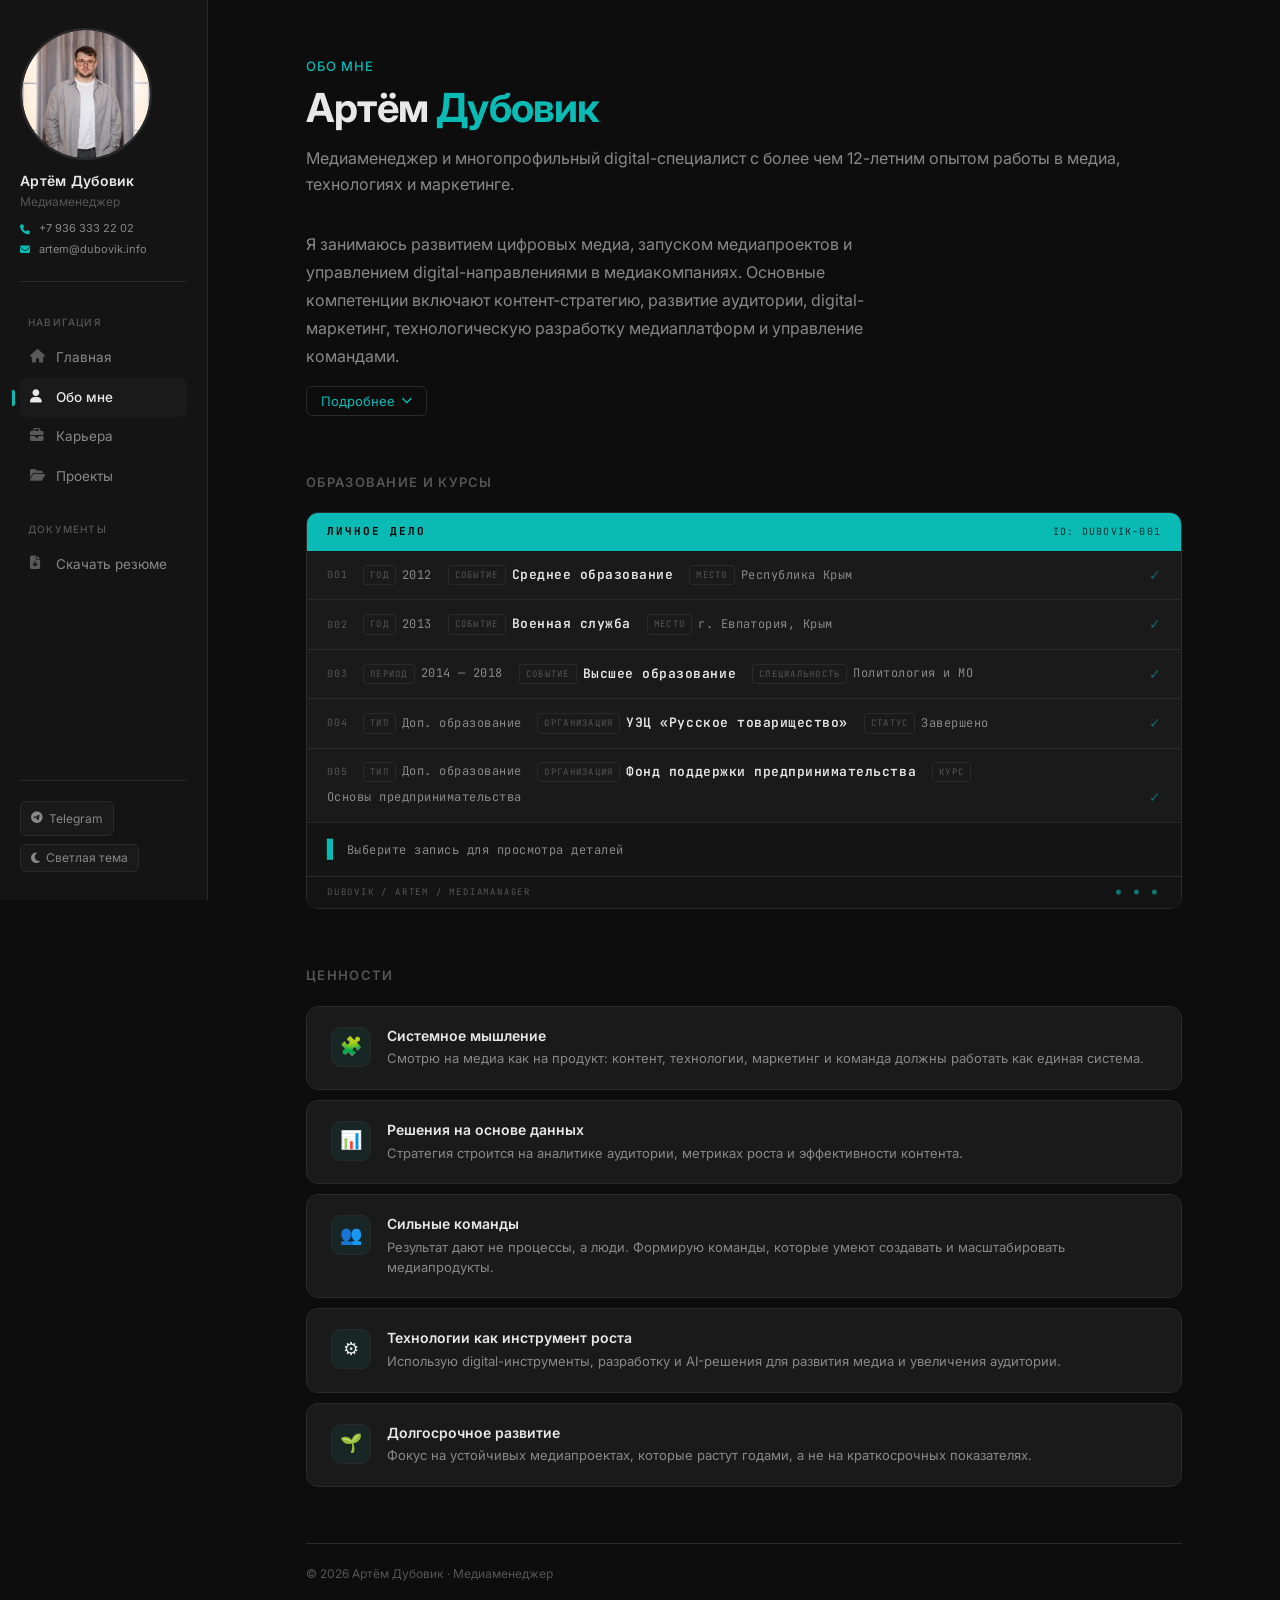
<file: about.html>
<!DOCTYPE html>
<html lang="ru">
<head>
  <meta charset="UTF-8" />
  <meta name="viewport" content="width=device-width, initial-scale=1.0" />
  <base href="./" />
  <title>Обо мне — Артём Дубовик</title>
  <meta name="description" content="Медиаменеджер Артём Дубовик — о себе, ценностях и подходе к работе." />
  <link rel="preconnect" href="https://fonts.googleapis.com" />
  <link rel="preconnect" href="https://fonts.gstatic.com" crossorigin />
  <link href="https://fonts.googleapis.com/css2?family=Inter:wght@300;400;500;600;700&family=JetBrains+Mono:wght@400;500&display=swap" rel="stylesheet" />
  <link rel="stylesheet" href="https://cdn.jsdelivr.net/npm/@fortawesome/fontawesome-free@6.5.0/css/all.min.css" />
  <link rel="stylesheet" href="css/style.css?v=2" />
  <script>
    (function(){
      var t = localStorage.getItem('theme');
      if (t === 'light') document.documentElement.setAttribute('data-theme', 'light');
    })();
  </script>
</head>
<body>

<!-- Mobile Header -->
<header class="mobile-header">
  <div class="mobile-header-logo">
    <img src="images/avatar.jpg" alt="АД" class="mobile-header-avatar" />
    <span class="mobile-header-name">Артём Дубовик</span>
  </div>
  <div class="mobile-header-actions">
    <a href="tel:+79363332202" class="mobile-header-contact" title="+7 936 333 22 02">
      <i class="fa-solid fa-phone"></i>
    </a>
    <a href="mailto:artem@dubovik.info" class="mobile-header-contact" title="artem@dubovik.info">
      <i class="fa-solid fa-envelope"></i>
    </a>
    <button class="mobile-header-theme-btn" id="mobileThemeBtn" onclick="toggleThemeFromPanel()" title="Сменить тему">
      <i class="fa-solid fa-moon" id="mobileThemeIcon"></i>
    </button>
  </div>
</header>

<!-- Overlay -->
<div class="overlay" id="overlay"></div>

<div class="layout">

  <!-- ── Sidebar ── -->
  <aside class="sidebar" id="sidebar">
    <div class="sidebar-inner">
      <div class="sidebar-brand">
        <div class="sidebar-avatar" style="padding:0;overflow:hidden;"><img src="images/avatar.jpg" alt="Артём Дубовик" style="width:100%;height:100%;object-fit:cover;border-radius:50%;display:block;"></div>
        <div class="sidebar-name">Артём Дубовик</div>
        <div class="sidebar-role">Медиаменеджер</div>
        <div class="sidebar-contacts">
          <a href="tel:+79363332202" class="sidebar-contact-item">
            <i class="fa-solid fa-phone"></i>
            +7 936 333 22 02
          </a>
          <a href="mailto:artem@dubovik.info" class="sidebar-contact-item">
            <i class="fa-solid fa-envelope"></i>
            artem@dubovik.info
          </a>
        </div>
      </div>

      <nav class="nav-group">
        <div class="nav-group-label">Навигация</div>
        <a href="index.html" class="nav-item">
          <i class="fa-solid fa-house nav-icon"></i>
          Главная
        </a>
        <a href="about.html" class="nav-item active">
          <i class="fa-solid fa-user nav-icon"></i>
          Обо мне
        </a>
        <a href="index.html#career" class="nav-item">
          <i class="fa-solid fa-briefcase nav-icon"></i>
          Карьера
        </a>
        <a href="projects.html" class="nav-item">
          <i class="fa-solid fa-folder-open nav-icon"></i>
          Проекты
        </a>
      </nav>

      <nav class="nav-group">
        <div class="nav-group-label">Документы</div>
        <a href="#" class="nav-item btn-download-resume">
          <i class="fa-solid fa-file-arrow-down nav-icon"></i>
          Скачать резюме
        </a>
      </nav>

      <div class="sidebar-bottom">
        <div class="sidebar-social">
          <a href="https://t.me/artemdubovik" class="social-link" target="_blank" title="Telegram">
            <i class="fa-brands fa-telegram"></i>
            Telegram
          </a>
        </div>
        <button class="theme-toggle" id="themeToggle" title="Переключить тему">
          <i class="fa-solid fa-moon" id="themeIcon"></i>
          <span id="themeLabel">Светлая тема</span>
        </button>
      </div>
    </div>
  </aside>

  <!-- ── Main Content ── -->
  <main class="main">
    <div class="page-content">

      <!-- Hero -->
      <section class="page-hero fade-in">
        <span class="greeting">Обо мне</span>
        <h1 class="page-title">Артём <span class="highlight">Дубовик</span></h1>
        <p class="page-subtitle">Медиаменеджер и многопрофильный digital-специалист с более чем 12-летним опытом работы в медиа, технологиях и маркетинге.</p>
      </section>

      <!-- Bio -->
      <section class="section fade-in fade-in-delay-1" style="margin-top: 0;">
        <div class="about-intro">
          <p>
            Я занимаюсь развитием цифровых медиа, запуском медиапроектов и управлением digital-направлениями в медиакомпаниях. Основные компетенции включают контент-стратегию, развитие аудитории, digital-маркетинг, технологическую разработку медиаплатформ и управление командами.
          </p>

          <div class="bio-hidden" id="bioHidden">
            <p>
              За время работы прошёл путь от редакционной деятельности до стратегического управления цифровыми подразделениями медиабрендов. В разное время отвечал за запуск медиапроектов, развитие digital-инфраструктуры, внедрение технологических решений и формирование систем работы с аудиторией.
            </p>
            <p>
              Моя экспертиза охватывает несколько направлений: редакционная работа, разработка цифровых продуктов, маркетинг и развитие медиаплатформ. Такой опыт позволяет комплексно управлять медиапроектами — от идеи и контентной стратегии до технологической реализации и масштабирования.
            </p>
            <p>
              Отдельное направление моей работы — формирование и управление командами. В разные периоды я создавал и руководил мультидисциплинарными коллективами, включая редакции, продакшен, разработчиков, дизайнеров и специалистов по digital-маркетингу.
            </p>
            <p>
              Сегодня моя специализация — запуск новых медиапроектов, развитие существующих digital-платформ и построение устойчивых систем управления контентом, технологией и аудиторией.
            </p>
          </div>

          <button class="btn-read-more" id="btnReadMore" onclick="toggleBio()">
            Подробнее <i class="fa-solid fa-chevron-down"></i>
          </button>
        </div>
      </section>

      <!-- Education -->
      <section class="section fade-in">
        <div class="section-header">
          <span class="section-title">Образование и курсы</span>
        </div>

        <div class="passport-block">
          <div class="passport-header">
            <span class="passport-label">ЛИЧНОЕ ДЕЛО</span>
            <span class="passport-id">ID: DUBOVIK-001</span>
          </div>

          <div class="passport-rows">

            <div class="passport-row" data-detail="Средняя школа, Республика Крым. Завершение базового образования.">
              <span class="passport-num">001</span>
              <span class="passport-field">ГОД</span>
              <span class="passport-value">2012</span>
              <span class="passport-field">СОБЫТИЕ</span>
              <span class="passport-value passport-value--main">Среднее образование</span>
              <span class="passport-field">МЕСТО</span>
              <span class="passport-value">Республика Крым</span>
              <span class="passport-stamp">✓</span>
            </div>

            <div class="passport-row" data-detail="Прохождение военной службы по призыву. Воинская часть, г. Евпатория.">
              <span class="passport-num">002</span>
              <span class="passport-field">ГОД</span>
              <span class="passport-value">2013</span>
              <span class="passport-field">СОБЫТИЕ</span>
              <span class="passport-value passport-value--main">Военная служба</span>
              <span class="passport-field">МЕСТО</span>
              <span class="passport-value">г. Евпатория, Крым</span>
              <span class="passport-stamp">✓</span>
            </div>

            <div class="passport-row" data-detail="Специальность: Политология и Международные отношения. Полный курс высшего образования, 4 года.">
              <span class="passport-num">003</span>
              <span class="passport-field">ПЕРИОД</span>
              <span class="passport-value">2014 — 2018</span>
              <span class="passport-field">СОБЫТИЕ</span>
              <span class="passport-value passport-value--main">Высшее образование</span>
              <span class="passport-field">СПЕЦИАЛЬНОСТЬ</span>
              <span class="passport-value">Политология и МО</span>
              <span class="passport-stamp">✓</span>
            </div>

            <div class="passport-row" data-detail="Профессиональная подготовка. Учебно-экспертный центр «Русское товарищество». Дополнительная квалификация.">
              <span class="passport-num">004</span>
              <span class="passport-field">ТИП</span>
              <span class="passport-value">Доп. образование</span>
              <span class="passport-field">ОРГАНИЗАЦИЯ</span>
              <span class="passport-value passport-value--main">УЭЦ «Русское товарищество»</span>
              <span class="passport-field">СТАТУС</span>
              <span class="passport-value">Завершено</span>
              <span class="passport-stamp">✓</span>
            </div>

            <div class="passport-row" data-detail="Курс «Основы предпринимательской деятельности». Фонд поддержки предпринимательства Республики Крым.">
              <span class="passport-num">005</span>
              <span class="passport-field">ТИП</span>
              <span class="passport-value">Доп. образование</span>
              <span class="passport-field">ОРГАНИЗАЦИЯ</span>
              <span class="passport-value passport-value--main">Фонд поддержки предпринимательства</span>
              <span class="passport-field">КУРС</span>
              <span class="passport-value">Основы предпринимательства</span>
              <span class="passport-stamp">✓</span>
            </div>

          </div>

          <div class="passport-detail" id="passportDetail">
            <span class="passport-detail-cursor">▋</span>
            <span class="passport-detail-text" id="passportDetailText">Выберите запись для просмотра деталей</span>
          </div>

          <div class="passport-footer">
            <span class="passport-footer-text">DUBOVIK / ARTEM / MEDIAMANAGER</span>
            <span class="passport-footer-dots">● ● ●</span>
          </div>
        </div>
      </section>

      <!-- Values -->
      <section class="section">
        <div class="section-header">
          <span class="section-title">Ценности</span>
        </div>
        <div class="update-card">
          <div class="update-icon">🧩</div>
          <div class="update-body">
            <div class="update-title">Системное мышление</div>
            <div class="update-text">Смотрю на медиа как на продукт: контент, технологии, маркетинг и команда должны работать как единая система.</div>
          </div>
        </div>
        <div class="update-card">
          <div class="update-icon">📊</div>
          <div class="update-body">
            <div class="update-title">Решения на основе данных</div>
            <div class="update-text">Стратегия строится на аналитике аудитории, метриках роста и эффективности контента.</div>
          </div>
        </div>
        <div class="update-card">
          <div class="update-icon">👥</div>
          <div class="update-body">
            <div class="update-title">Сильные команды</div>
            <div class="update-text">Результат дают не процессы, а люди. Формирую команды, которые умеют создавать и масштабировать медиапродукты.</div>
          </div>
        </div>
        <div class="update-card">
          <div class="update-icon">⚙️</div>
          <div class="update-body">
            <div class="update-title">Технологии как инструмент роста</div>
            <div class="update-text">Использую digital-инструменты, разработку и AI-решения для развития медиа и увеличения аудитории.</div>
          </div>
        </div>
        <div class="update-card">
          <div class="update-icon">🌱</div>
          <div class="update-body">
            <div class="update-title">Долгосрочное развитие</div>
            <div class="update-text">Фокус на устойчивых медиапроектах, которые растут годами, а не на краткосрочных показателях.</div>
          </div>
        </div>
      </section>



      <!-- Footer -->
      <footer style="padding-top: 20px; border-top: 1px solid var(--border);">
        <p style="font-size: 12px; color: var(--text-muted);">
          © <span id="current-year"></span> Артём Дубовик · Медиаменеджер
        </p>
      </footer>

    </div>
  </main>

</div>

<!-- Bottom Mobile Nav -->
<nav class="bottom-nav" id="bottomNav">
  <a href="index.html" class="bottom-nav-item">
    <i class="fa-solid fa-house"></i>
    <span>Главная</span>
  </a>
  <a href="about.html" class="bottom-nav-item active">
    <i class="fa-solid fa-user"></i>
    <span>Обо мне</span>
  </a>
  <a href="index.html#career" class="bottom-nav-item">
    <i class="fa-solid fa-briefcase"></i>
    <span>Карьера</span>
  </a>
  <a href="projects.html" class="bottom-nav-item">
    <i class="fa-solid fa-handshake"></i>
    <span>Проекты</span>
  </a>
  <a href="https://t.me/artemdubovik" target="_blank" class="bottom-nav-item">
    <i class="fa-brands fa-telegram"></i>
    <span>Telegram</span>
  </a>
</nav>

<script src="js/main.js"></script>
<script>
  function toggleBio() {
    const hidden = document.getElementById('bioHidden');
    const btn    = document.getElementById('btnReadMore');
    const isOpen = hidden.classList.contains('open');
    hidden.classList.toggle('open');
    btn.classList.toggle('open');
    btn.innerHTML = isOpen
      ? 'Подробнее <i class="fa-solid fa-chevron-down"></i>'
      : 'Свернуть <i class="fa-solid fa-chevron-down"></i>';
  }

  // Passport block
  function initPassport() {
    const rows   = document.querySelectorAll('.passport-row');
    const detailText = document.getElementById('passportDetailText');
    if (!rows.length || !detailText) return;

    let typeTimer = null;

    function typeText(text) {
      if (typeTimer) clearInterval(typeTimer);
      detailText.textContent = '';
      let i = 0;
      typeTimer = setInterval(() => {
        detailText.textContent += text[i];
        i++;
        if (i >= text.length) clearInterval(typeTimer);
      }, 22);
    }

    rows.forEach(row => {
      row.addEventListener('click', () => {
        rows.forEach(r => r.classList.remove('active'));
        row.classList.add('active');
        typeText('> ' + row.getAttribute('data-detail'));
      });
    });
  }

  document.addEventListener('DOMContentLoaded', initPassport);
</script>
</body>
</html>
</file>
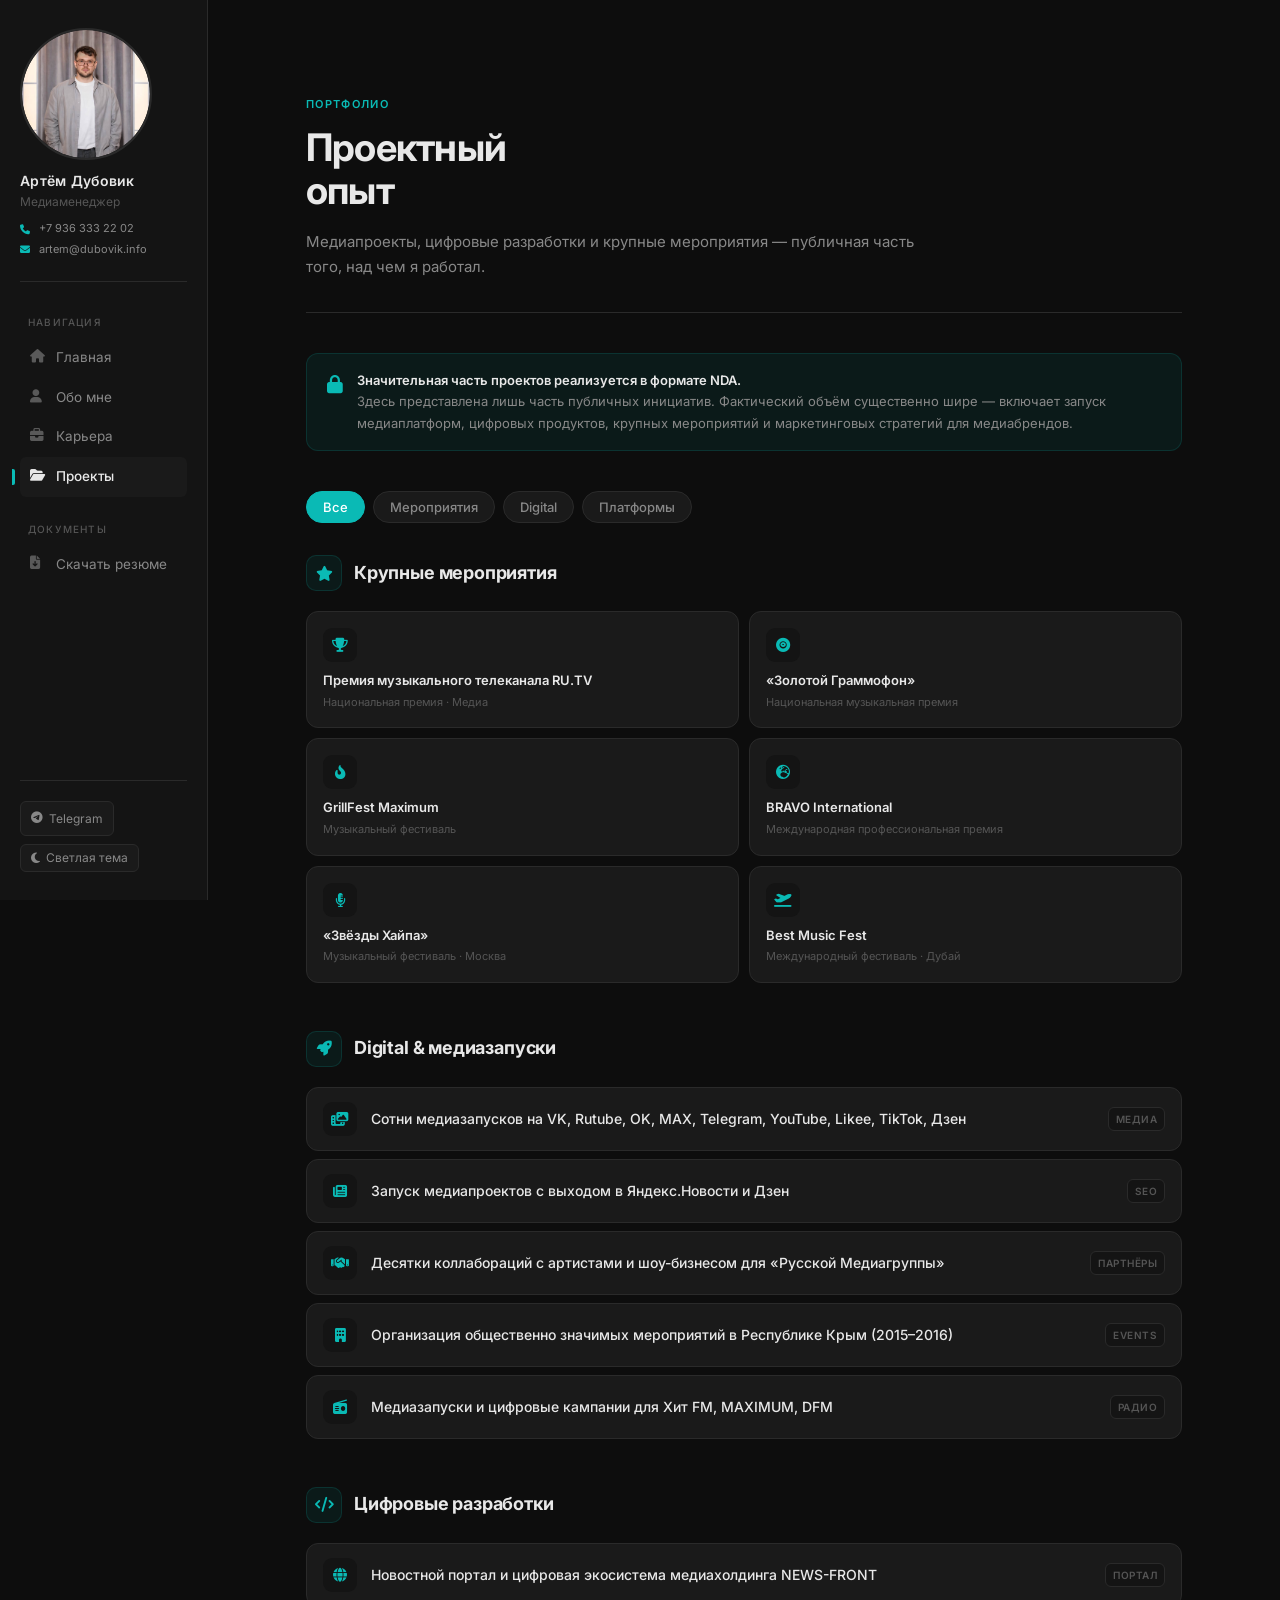
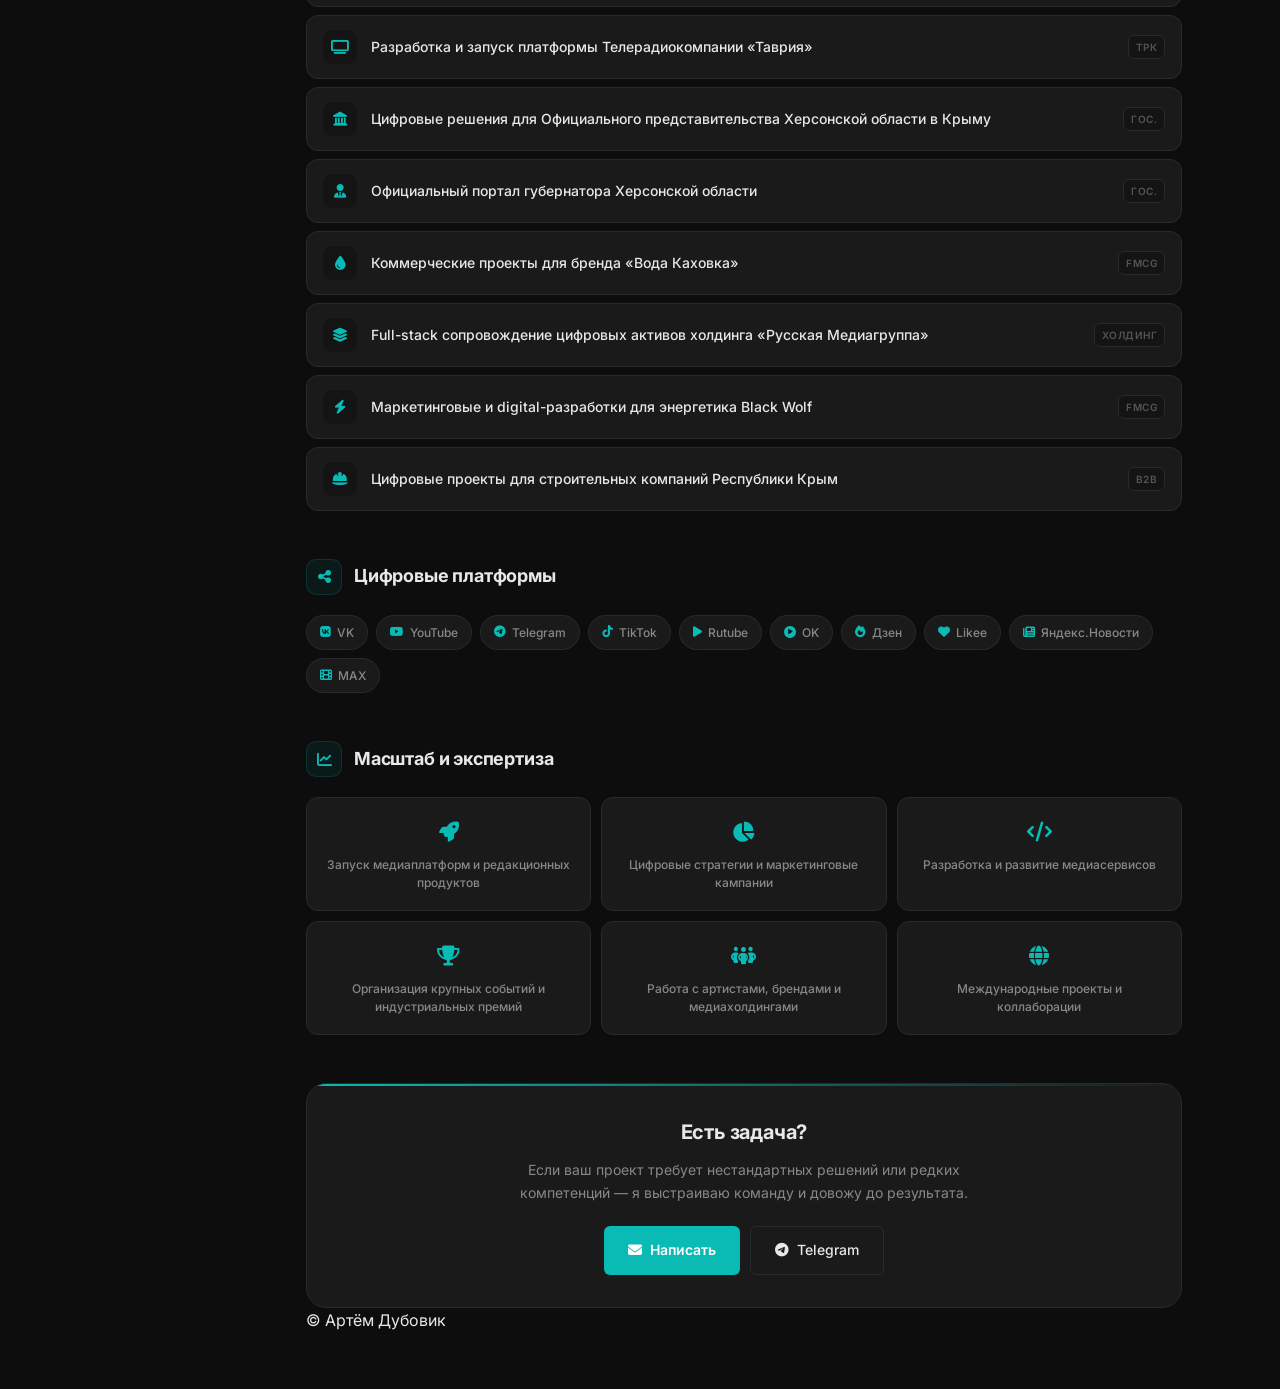
<file: projects.html>
<!DOCTYPE html>
<html lang="ru">
<head>
  <meta charset="UTF-8" />
  <meta name="viewport" content="width=device-width, initial-scale=1.0" />
  <base href="./" />
  <title>Проекты — Артём Дубовик</title>
  <meta name="description" content="Проектный опыт Артёма Дубовика — мероприятия, цифровые разработки, медиаплатформы." />
  <link rel="preconnect" href="https://fonts.googleapis.com" />
  <link rel="preconnect" href="https://fonts.gstatic.com" crossorigin />
  <link href="https://fonts.googleapis.com/css2?family=Inter:wght@300;400;500;600;700&family=JetBrains+Mono:wght@400;500&display=swap" rel="stylesheet" />
  <link rel="stylesheet" href="https://cdn.jsdelivr.net/npm/@fortawesome/fontawesome-free@6.5.0/css/all.min.css" />
  <link rel="stylesheet" href="css/style.css?v=2" />
  <script>
    (function(){
      var t = localStorage.getItem('theme');
      if (t === 'light') {
        document.documentElement.setAttribute('data-theme', 'light');
      } else {
        document.documentElement.removeAttribute('data-theme');
      }
    })();
  </script>
  <style>
    /* ── Projects page specific ── */

    .projects-hero {
      padding: 40px 0 32px;
      border-bottom: 1px solid var(--border);
      margin-bottom: 40px;
    }

    .projects-hero-label {
      font-size: 11px;
      font-weight: 600;
      letter-spacing: 0.12em;
      text-transform: uppercase;
      color: var(--accent);
      margin-bottom: 12px;
    }

    .projects-hero-title {
      font-size: clamp(26px, 4vw, 38px);
      font-weight: 700;
      letter-spacing: -0.02em;
      color: var(--text-primary);
      line-height: 1.15;
      margin-bottom: 16px;
    }

    .projects-hero-desc {
      font-size: 15px;
      color: var(--text-secondary);
      line-height: 1.7;
      max-width: 620px;
    }

    /* NDA-баннер */
    .nda-banner {
      display: flex;
      align-items: flex-start;
      gap: 14px;
      background: var(--accent-soft);
      border: 1px solid var(--accent-mid);
      border-radius: var(--radius-md);
      padding: 16px 20px;
      margin-bottom: 40px;
    }
    .nda-banner-icon {
      font-size: 18px;
      color: var(--accent);
      flex-shrink: 0;
      margin-top: 1px;
    }
    .nda-banner-text {
      font-size: 13px;
      color: var(--text-secondary);
      line-height: 1.65;
    }
    .nda-banner-text strong {
      color: var(--text-primary);
      font-weight: 600;
    }

    /* Фильтр-табы */
    .filter-tabs {
      display: flex;
      gap: 8px;
      flex-wrap: wrap;
      margin-bottom: 32px;
    }

    .filter-tab {
      padding: 7px 16px;
      border-radius: 20px;
      font-size: 13px;
      font-weight: 500;
      font-family: var(--font-sans);
      border: 1px solid var(--border);
      background: var(--bg-card);
      color: var(--text-secondary);
      cursor: pointer;
      transition: all var(--transition);
      -webkit-tap-highlight-color: transparent;
    }
    .filter-tab:hover {
      border-color: var(--accent);
      color: var(--accent);
    }
    .filter-tab.active {
      background: var(--accent);
      border-color: var(--accent);
      color: #fff;
    }

    /* Секции проектов */
    .projects-section {
      margin-bottom: 48px;
    }

    .projects-section-header {
      display: flex;
      align-items: center;
      gap: 12px;
      margin-bottom: 20px;
    }

    .projects-section-icon {
      width: 36px;
      height: 36px;
      border-radius: 10px;
      background: var(--accent-soft);
      border: 1px solid var(--accent-mid);
      display: flex;
      align-items: center;
      justify-content: center;
      color: var(--accent);
      font-size: 15px;
      flex-shrink: 0;
    }

    .projects-section-title {
      font-size: 18px;
      font-weight: 700;
      color: var(--text-primary);
      letter-spacing: -0.01em;
    }

    .projects-section-count {
      font-size: 12px;
      font-weight: 500;
      color: var(--text-muted);
      background: var(--bg-secondary);
      border: 1px solid var(--border);
      border-radius: 10px;
      padding: 2px 8px;
      margin-left: auto;
    }

    /* Карточки событий */
    .events-grid {
      display: grid;
      grid-template-columns: repeat(2, 1fr);
      gap: 10px;
    }

    .event-card {
      background: var(--bg-card);
      border: 1px solid var(--border);
      border-radius: var(--radius-md);
      padding: 16px;
      transition: border-color var(--transition), transform 0.2s ease, box-shadow 0.2s ease;
      cursor: default;
      position: relative;
      overflow: hidden;
    }
    .event-card::before {
      content: '';
      position: absolute;
      top: 0;
      left: 0;
      width: 3px;
      height: 100%;
      background: var(--accent);
      opacity: 0;
      transition: opacity var(--transition);
    }
    .event-card:hover {
      border-color: var(--border-hover);
      transform: translateY(-2px);
      box-shadow: 0 6px 20px rgba(0,0,0,0.15);
    }
    .event-card:hover::before {
      opacity: 1;
    }

    .event-card-emoji {
      font-size: 22px;
      margin-bottom: 8px;
      display: block;
    }

    .event-card-title {
      font-size: 13px;
      font-weight: 600;
      color: var(--text-primary);
      line-height: 1.35;
      margin-bottom: 4px;
    }

    .event-card-meta {
      font-size: 11px;
      color: var(--text-muted);
    }

    /* Список digital-проектов */
    .digital-list {
      display: flex;
      flex-direction: column;
      gap: 8px;
    }

    .digital-item {
      display: flex;
      align-items: center;
      gap: 14px;
      background: var(--bg-card);
      border: 1px solid var(--border);
      border-radius: var(--radius-md);
      padding: 14px 16px;
      transition: border-color var(--transition), background var(--transition);
      cursor: default;
    }
    .digital-item:hover {
      border-color: var(--accent);
      background: var(--bg-card-hover);
    }

    .digital-item-icon {
      width: 34px;
      height: 34px;
      border-radius: 9px;
      background: var(--bg-secondary);
      display: flex;
      align-items: center;
      justify-content: center;
      color: var(--accent);
      font-size: 14px;
      flex-shrink: 0;
    }

    .digital-item-text {
      flex: 1;
      font-size: 14px;
      color: var(--text-primary);
      font-weight: 500;
      line-height: 1.4;
    }

    .digital-item-tag {
      font-size: 10px;
      font-weight: 600;
      letter-spacing: 0.05em;
      text-transform: uppercase;
      color: var(--text-muted);
      background: var(--bg-secondary);
      border: 1px solid var(--border);
      border-radius: 6px;
      padding: 3px 7px;
      white-space: nowrap;
    }

    /* Платформы */
    .platforms-wrap {
      display: flex;
      flex-wrap: wrap;
      gap: 8px;
    }

    .platform-chip {
      display: flex;
      align-items: center;
      gap: 6px;
      padding: 7px 13px;
      border-radius: 20px;
      background: var(--bg-card);
      border: 1px solid var(--border);
      font-size: 12px;
      font-weight: 500;
      color: var(--text-secondary);
      transition: all var(--transition);
    }
    .platform-chip:hover {
      border-color: var(--accent);
      color: var(--accent);
      background: var(--accent-soft);
    }
    .platform-chip i {
      font-size: 12px;
      color: var(--accent);
    }

    /* Блок масштаб */
    .scale-grid {
      display: grid;
      grid-template-columns: repeat(3, 1fr);
      gap: 10px;
    }

    .scale-card {
      background: var(--bg-card);
      border: 1px solid var(--border);
      border-radius: var(--radius-md);
      padding: 18px 16px;
      text-align: center;
      transition: border-color var(--transition), transform 0.2s ease;
    }
    .scale-card:hover {
      border-color: var(--accent);
      transform: translateY(-2px);
    }

    .scale-card-icon {
      font-size: 20px;
      color: var(--accent);
      margin-bottom: 8px;
    }

    .scale-card-text {
      font-size: 12px;
      color: var(--text-secondary);
      line-height: 1.5;
      font-weight: 500;
    }

    /* CTA-блок */
    .projects-cta {
      background: var(--bg-card);
      border: 1px solid var(--border);
      border-radius: var(--radius-lg);
      padding: 32px 28px;
      text-align: center;
      margin-top: 16px;
      position: relative;
      overflow: hidden;
    }
    .projects-cta::before {
      content: '';
      position: absolute;
      top: 0; left: 0; right: 0;
      height: 2px;
      background: linear-gradient(90deg, var(--accent), transparent);
    }

    .projects-cta-title {
      font-size: 20px;
      font-weight: 700;
      color: var(--text-primary);
      margin-bottom: 10px;
      letter-spacing: -0.01em;
    }

    .projects-cta-text {
      font-size: 14px;
      color: var(--text-secondary);
      line-height: 1.65;
      margin-bottom: 22px;
      max-width: 460px;
      margin-left: auto;
      margin-right: auto;
    }

    .projects-cta-btns {
      display: flex;
      gap: 10px;
      justify-content: center;
      flex-wrap: wrap;
    }

    /* Анимация появления секций */
    .proj-section-hidden {
      opacity: 0;
      transform: translateY(20px);
      transition: opacity 0.5s ease, transform 0.5s ease;
    }
    .proj-section-visible {
      opacity: 1;
      transform: translateY(0);
    }

    /* Responsive */
    @media (max-width: 560px) {
      .events-grid {
        grid-template-columns: 1fr;
      }
      .scale-grid {
        grid-template-columns: repeat(2, 1fr);
      }
      .projects-cta {
        padding: 24px 16px;
      }
    }

    @media (max-width: 400px) {
      .scale-grid {
        grid-template-columns: 1fr;
      }
    }
  </style>
</head>
<body>

<!-- Mobile Header -->
<header class="mobile-header">
  <div class="mobile-header-logo">
    <img src="images/avatar.jpg" alt="АД" class="mobile-header-avatar" />
    <span class="mobile-header-name">Артём Дубовик</span>
  </div>
  <div class="mobile-header-actions">
    <a href="tel:+79363332202" class="mobile-header-contact" title="+7 936 333 22 02">
      <i class="fa-solid fa-phone"></i>
    </a>
    <a href="mailto:artem@dubovik.info" class="mobile-header-contact" title="artem@dubovik.info">
      <i class="fa-solid fa-envelope"></i>
    </a>
    <button class="mobile-header-theme-btn" id="mobileThemeBtn" onclick="toggleThemeFromPanel()" title="Сменить тему">
      <i class="fa-solid fa-moon" id="mobileThemeIcon"></i>
    </button>
  </div>
</header>

<!-- Overlay -->
<div class="overlay" id="overlay"></div>

<!-- Layout -->
<div class="layout">

  <!-- ── Sidebar ── -->
  <aside class="sidebar" id="sidebar">
    <div class="sidebar-inner">

      <div class="sidebar-brand">
        <div class="sidebar-avatar" style="padding:0;overflow:hidden;"><img src="images/avatar.jpg" alt="Артём Дубовик" style="width:100%;height:100%;object-fit:cover;border-radius:50%;display:block;"></div>
        <div class="sidebar-name">Артём Дубовик</div>
        <div class="sidebar-role">Медиаменеджер</div>
        <div class="sidebar-contacts">
          <a href="tel:+79363332202" class="sidebar-contact-item">
            <i class="fa-solid fa-phone"></i>
            +7 936 333 22 02
          </a>
          <a href="mailto:artem@dubovik.info" class="sidebar-contact-item">
            <i class="fa-solid fa-envelope"></i>
            artem@dubovik.info
          </a>
        </div>
      </div>

      <nav class="nav-group">
        <div class="nav-group-label">Навигация</div>
        <a href="index.html" class="nav-item">
          <i class="fa-solid fa-house nav-icon"></i>
          Главная
        </a>
        <a href="about.html" class="nav-item">
          <i class="fa-solid fa-user nav-icon"></i>
          Обо мне
        </a>
        <a href="index.html#career" class="nav-item">
          <i class="fa-solid fa-briefcase nav-icon"></i>
          Карьера
        </a>
        <a href="projects.html" class="nav-item active">
          <i class="fa-solid fa-folder-open nav-icon"></i>
          Проекты
        </a>
      </nav>

      <nav class="nav-group">
        <div class="nav-group-label">Документы</div>
        <a href="#" class="nav-item btn-download-resume">
          <i class="fa-solid fa-file-arrow-down nav-icon"></i>
          Скачать резюме
        </a>
      </nav>

      <div class="sidebar-bottom">
        <div class="sidebar-social">
          <a href="https://t.me/artemdubovik" class="social-link" target="_blank">
            <i class="fa-brands fa-telegram"></i>
            Telegram
          </a>
        </div>
        <button class="theme-toggle" id="themeToggle">
          <i class="fa-solid fa-moon" id="themeIcon"></i>
          <span id="themeLabel">Светлая тема</span>
        </button>
      </div>

    </div>
  </aside>

  <!-- ── Main Content ── -->
  <main class="main">
    <div class="page-content">

      <!-- Hero -->
      <div class="projects-hero proj-section-hidden">
        <div class="projects-hero-label">Портфолио</div>
        <h1 class="projects-hero-title">Проектный<br>опыт</h1>
        <p class="projects-hero-desc">
          Медиапроекты, цифровые разработки и крупные мероприятия — 
          публичная часть того, над чем я работал.
        </p>
      </div>

      <!-- NDA-баннер -->
      <div class="nda-banner proj-section-hidden">
        <span class="nda-banner-icon"><i class="fa-solid fa-lock"></i></span>
        <div class="nda-banner-text">
          <strong>Значительная часть проектов реализуется в формате NDA.</strong><br>
          Здесь представлена лишь часть публичных инициатив. Фактический объём существенно шире — 
          включает запуск медиаплатформ, цифровых продуктов, крупных мероприятий и маркетинговых стратегий для медиабрендов.
        </div>
      </div>

      <!-- Фильтр -->
      <div class="filter-tabs proj-section-hidden">
        <button class="filter-tab active" data-filter="all" data-target="">Все</button>
        <button class="filter-tab" data-filter="events" data-target="section-events">Мероприятия</button>
        <button class="filter-tab" data-filter="digital" data-target="section-digital">Digital</button>
        <button class="filter-tab" data-filter="platforms" data-target="section-platforms">Платформы</button>
      </div>

      <!-- 1. Крупные мероприятия -->
      <section class="projects-section proj-section-hidden" id="section-events" data-category="events">
        <div class="projects-section-header">
          <div class="projects-section-icon">
            <i class="fa-solid fa-star"></i>
          </div>
          <span class="projects-section-title">Крупные мероприятия</span>
        </div>
        <div class="events-grid">
          <div class="event-card">
            <div class="digital-item-icon" style="margin-bottom:10px;"><i class="fa-solid fa-trophy"></i></div>
            <div class="event-card-title">Премия музыкального телеканала RU.TV</div>
            <div class="event-card-meta">Национальная премия · Медиа</div>
          </div>
          <div class="event-card">
            <div class="digital-item-icon" style="margin-bottom:10px;"><i class="fa-solid fa-record-vinyl"></i></div>
            <div class="event-card-title">«Золотой Граммофон»</div>
            <div class="event-card-meta">Национальная музыкальная премия</div>
          </div>
          <div class="event-card">
            <div class="digital-item-icon" style="margin-bottom:10px;"><i class="fa-solid fa-fire-flame-curved"></i></div>
            <div class="event-card-title">GrillFest Maximum</div>
            <div class="event-card-meta">Музыкальный фестиваль</div>
          </div>
          <div class="event-card">
            <div class="digital-item-icon" style="margin-bottom:10px;"><i class="fa-solid fa-earth-europe"></i></div>
            <div class="event-card-title">BRAVO International</div>
            <div class="event-card-meta">Международная профессиональная премия</div>
          </div>
          <div class="event-card">
            <div class="digital-item-icon" style="margin-bottom:10px;"><i class="fa-solid fa-microphone-lines"></i></div>
            <div class="event-card-title">«Звёзды Хайпа»</div>
            <div class="event-card-meta">Музыкальный фестиваль · Москва</div>
          </div>
          <div class="event-card">
            <div class="digital-item-icon" style="margin-bottom:10px;"><i class="fa-solid fa-plane-departure"></i></div>
            <div class="event-card-title">Best Music Fest</div>
            <div class="event-card-meta">Международный фестиваль · Дубай</div>
          </div>
        </div>
      </section>

      <!-- 2. Digital & медиазапуски -->
      <section class="projects-section proj-section-hidden" id="section-digital" data-category="digital">
        <div class="projects-section-header">
          <div class="projects-section-icon">
            <i class="fa-solid fa-rocket"></i>
          </div>
          <span class="projects-section-title">Digital & медиазапуски</span>
        </div>
        <div class="digital-list">
          <div class="digital-item">
            <div class="digital-item-icon"><i class="fa-solid fa-photo-film"></i></div>
            <div class="digital-item-text">Сотни медиазапусков на VK, Rutube, OK, MAX, Telegram, YouTube, Likee, TikTok, Дзен</div>
            <span class="digital-item-tag">Медиа</span>
          </div>
          <div class="digital-item">
            <div class="digital-item-icon"><i class="fa-solid fa-newspaper"></i></div>
            <div class="digital-item-text">Запуск медиапроектов с выходом в Яндекс.Новости и Дзен</div>
            <span class="digital-item-tag">SEO</span>
          </div>
          <div class="digital-item">
            <div class="digital-item-icon"><i class="fa-solid fa-handshake"></i></div>
            <div class="digital-item-text">Десятки коллабораций с артистами и шоу-бизнесом для «Русской Медиагруппы»</div>
            <span class="digital-item-tag">Партнёры</span>
          </div>
          <div class="digital-item">
            <div class="digital-item-icon"><i class="fa-solid fa-building"></i></div>
            <div class="digital-item-text">Организация общественно значимых мероприятий в Республике Крым (2015–2016)</div>
            <span class="digital-item-tag">Events</span>
          </div>
          <div class="digital-item">
            <div class="digital-item-icon"><i class="fa-solid fa-radio"></i></div>
            <div class="digital-item-text">Медиазапуски и цифровые кампании для Хит FM, MAXIMUM, DFM</div>
            <span class="digital-item-tag">Радио</span>
          </div>
        </div>
      </section>

      <!-- 3. Цифровые разработки -->
      <section class="projects-section proj-section-hidden" id="section-platforms" data-category="platforms">
        <div class="projects-section-header">
          <div class="projects-section-icon">
            <i class="fa-solid fa-code"></i>
          </div>
          <span class="projects-section-title">Цифровые разработки</span>
        </div>
        <div class="digital-list">
          <div class="digital-item">
            <div class="digital-item-icon"><i class="fa-solid fa-globe"></i></div>
            <div class="digital-item-text">Новостной портал и цифровая экосистема медиахолдинга NEWS-FRONT</div>
            <span class="digital-item-tag">Портал</span>
          </div>
          <div class="digital-item">
            <div class="digital-item-icon"><i class="fa-solid fa-tv"></i></div>
            <div class="digital-item-text">Разработка и запуск платформы Телерадиокомпании «Таврия»</div>
            <span class="digital-item-tag">ТРК</span>
          </div>
          <div class="digital-item">
            <div class="digital-item-icon"><i class="fa-solid fa-landmark"></i></div>
            <div class="digital-item-text">Цифровые решения для Официального представительства Херсонской области в Крыму</div>
            <span class="digital-item-tag">Гос.</span>
          </div>
          <div class="digital-item">
            <div class="digital-item-icon"><i class="fa-solid fa-user-tie"></i></div>
            <div class="digital-item-text">Официальный портал губернатора Херсонской области</div>
            <span class="digital-item-tag">Гос.</span>
          </div>
          <div class="digital-item">
            <div class="digital-item-icon"><i class="fa-solid fa-droplet"></i></div>
            <div class="digital-item-text">Коммерческие проекты для бренда «Вода Каховка»</div>
            <span class="digital-item-tag">FMCG</span>
          </div>
          <div class="digital-item">
            <div class="digital-item-icon"><i class="fa-solid fa-layer-group"></i></div>
            <div class="digital-item-text">Full-stack сопровождение цифровых активов холдинга «Русская Медиагруппа»</div>
            <span class="digital-item-tag">Холдинг</span>
          </div>
          <div class="digital-item">
            <div class="digital-item-icon"><i class="fa-solid fa-bolt"></i></div>
            <div class="digital-item-text">Маркетинговые и digital-разработки для энергетика Black Wolf</div>
            <span class="digital-item-tag">FMCG</span>
          </div>
          <div class="digital-item">
            <div class="digital-item-icon"><i class="fa-solid fa-helmet-safety"></i></div>
            <div class="digital-item-text">Цифровые проекты для строительных компаний Республики Крым</div>
            <span class="digital-item-tag">B2B</span>
          </div>
        </div>
      </section>

      <!-- 4. Платформы -->
      <section class="projects-section proj-section-hidden" data-category="platforms">
        <div class="projects-section-header">
          <div class="projects-section-icon">
            <i class="fa-solid fa-share-nodes"></i>
          </div>
          <span class="projects-section-title">Цифровые платформы</span>
        </div>
        <div class="platforms-wrap">
          <div class="platform-chip"><i class="fa-brands fa-vk"></i> VK</div>
          <div class="platform-chip"><i class="fa-brands fa-youtube"></i> YouTube</div>
          <div class="platform-chip"><i class="fa-brands fa-telegram"></i> Telegram</div>
          <div class="platform-chip"><i class="fa-brands fa-tiktok"></i> TikTok</div>
          <div class="platform-chip"><i class="fa-solid fa-play"></i> Rutube</div>
          <div class="platform-chip"><i class="fa-solid fa-circle-play"></i> OK</div>
          <div class="platform-chip"><i class="fa-solid fa-fire"></i> Дзен</div>
          <div class="platform-chip"><i class="fa-solid fa-heart"></i> Likee</div>
          <div class="platform-chip"><i class="fa-solid fa-newspaper"></i> Яндекс.Новости</div>
          <div class="platform-chip"><i class="fa-solid fa-film"></i> MAX</div>
        </div>
      </section>

      <!-- 5. Масштаб -->
      <section class="projects-section proj-section-hidden" data-category="all">
        <div class="projects-section-header">
          <div class="projects-section-icon">
            <i class="fa-solid fa-chart-line"></i>
          </div>
          <span class="projects-section-title">Масштаб и экспертиза</span>
        </div>
        <div class="scale-grid">
          <div class="scale-card">
            <div class="scale-card-icon"><i class="fa-solid fa-rocket"></i></div>
            <div class="scale-card-text">Запуск медиаплатформ и редакционных продуктов</div>
          </div>
          <div class="scale-card">
            <div class="scale-card-icon"><i class="fa-solid fa-chart-pie"></i></div>
            <div class="scale-card-text">Цифровые стратегии и маркетинговые кампании</div>
          </div>
          <div class="scale-card">
            <div class="scale-card-icon"><i class="fa-solid fa-code"></i></div>
            <div class="scale-card-text">Разработка и развитие медиасервисов</div>
          </div>
          <div class="scale-card">
            <div class="scale-card-icon"><i class="fa-solid fa-trophy"></i></div>
            <div class="scale-card-text">Организация крупных событий и индустриальных премий</div>
          </div>
          <div class="scale-card">
            <div class="scale-card-icon"><i class="fa-solid fa-people-group"></i></div>
            <div class="scale-card-text">Работа с артистами, брендами и медиахолдингами</div>
          </div>
          <div class="scale-card">
            <div class="scale-card-icon"><i class="fa-solid fa-globe"></i></div>
            <div class="scale-card-text">Международные проекты и коллаборации</div>
          </div>
        </div>
      </section>

      <!-- CTA -->
      <div class="projects-cta proj-section-hidden">
        <div class="projects-cta-title">Есть задача?</div>
        <p class="projects-cta-text">
          Если ваш проект требует нестандартных решений или редких компетенций — 
          я выстраиваю команду и довожу до результата.
        </p>
        <div class="projects-cta-btns">
          <a href="mailto:artem@dubovik.info" class="btn-primary">
            <i class="fa-solid fa-envelope"></i>
            Написать
          </a>
          <a href="https://t.me/artemdubovik" target="_blank" class="btn-secondary">
            <i class="fa-brands fa-telegram"></i>
            Telegram
          </a>
        </div>
      </div>

      <footer class="footer">
        <span>© <span class="year"></span> Артём Дубовик</span>
      </footer>

    </div>
  </main>
</div>

<!-- Bottom Mobile Nav -->
<nav class="bottom-nav" id="bottomNav">
  <a href="index.html" class="bottom-nav-item">
    <i class="fa-solid fa-house"></i>
    <span>Главная</span>
  </a>
  <a href="about.html" class="bottom-nav-item">
    <i class="fa-solid fa-user"></i>
    <span>Обо мне</span>
  </a>
  <a href="index.html#career" class="bottom-nav-item">
    <i class="fa-solid fa-briefcase"></i>
    <span>Карьера</span>
  </a>
  <a href="projects.html" class="bottom-nav-item active">
    <i class="fa-solid fa-handshake"></i>
    <span>Проекты</span>
  </a>
  <a href="https://t.me/artemdubovik" target="_blank" class="bottom-nav-item">
    <i class="fa-brands fa-telegram"></i>
    <span>Telegram</span>
  </a>
</nav>

<script src="js/main.js"></script>
<script>
  // Фильтр-табы со скроллом к секции
  document.querySelectorAll('.filter-tab').forEach(tab => {
    tab.addEventListener('click', () => {
      document.querySelectorAll('.filter-tab').forEach(t => t.classList.remove('active'));
      tab.classList.add('active');

      const filter = tab.getAttribute('data-filter');
      const target = tab.getAttribute('data-target');

      document.querySelectorAll('.projects-section').forEach(sec => {
        const cat = sec.getAttribute('data-category');
        if (filter === 'all' || cat === filter || cat === 'all') {
          sec.style.display = '';
        } else {
          sec.style.display = 'none';
        }
      });

      // Скроллим к нужной секции (кроме «Все»)
      if (target) {
        const el = document.getElementById(target);
        if (el) {
          const headerH = window.innerWidth <= 900 ? 44 : 0;
          setTimeout(() => {
            const top = el.getBoundingClientRect().top + window.scrollY - headerH - 16;
            window.scrollTo({ top, behavior: 'smooth' });
          }, 50);
        }
      }
    });
  });

  // Появление секций при скролле
  const observer = new IntersectionObserver((entries) => {
    entries.forEach(e => {
      if (e.isIntersecting) {
        e.target.classList.add('proj-section-visible');
        observer.unobserve(e.target);
      }
    });
  }, { threshold: 0.08 });

  document.querySelectorAll('.proj-section-hidden').forEach(el => observer.observe(el));
</script>
</body>
</html>
</file>
<file: css/style.css>
/* ============================================
   ARTEM DUBOVIK — PERSONAL PORTFOLIO
   Dark Minimal Theme
   ============================================ */

/* ---------- CSS Variables ---------- */
:root {
  --bg-primary: #0d0d0d;
  --bg-secondary: #141414;
  --bg-card: #1a1a1a;
  --bg-card-hover: #212121;
  --border: #2a2a2a;
  --border-hover: #3a3a3a;
  --text-primary: #e8e8e8;
  --text-secondary: #888888;
  --text-muted: #555555;
  --accent: #0abab5;
  --accent-soft: rgba(10, 186, 181, 0.08);
  --accent-mid: rgba(10, 186, 181, 0.15);
  --sidebar-width: 208px;
  --content-max: 980px;
  --radius-sm: 6px;
  --radius-md: 12px;
  --radius-lg: 20px;
  --transition: 0.2s ease;
  --font-sans: 'Inter', system-ui, -apple-system, sans-serif;
  --font-mono: 'JetBrains Mono', 'Fira Code', monospace;
}

/* ---------- Reset & Base ---------- */
*, *::before, *::after {
  box-sizing: border-box;
  margin: 0;
  padding: 0;
}

html {
  font-size: 16px;
  scroll-behavior: smooth;
}

body {
  font-family: var(--font-sans);
  background-color: var(--bg-primary);
  color: var(--text-primary);
  line-height: 1.6;
  min-height: 100vh;
  -webkit-font-smoothing: antialiased;
}

a {
  color: inherit;
  text-decoration: none;
  transition: color var(--transition);
}

ul, ol {
  list-style: none;
}

img {
  display: block;
  max-width: 100%;
}

button {
  cursor: pointer;
  border: none;
  background: none;
  font-family: var(--font-sans);
}

/* ---------- Layout ---------- */
.layout {
  display: flex;
  min-height: 100vh;
}

/* ---------- Sidebar ---------- */
.sidebar {
  width: var(--sidebar-width);
  background-color: var(--bg-secondary);
  border-right: 1px solid var(--border);
  display: flex;
  flex-direction: column;
  position: fixed;
  top: 0;
  left: 0;
  height: 100vh;
  overflow-y: auto;
  z-index: 100;
  transition: transform 0.3s cubic-bezier(0.4, 0, 0.2, 1);
}

.sidebar::-webkit-scrollbar {
  width: 4px;
}
.sidebar::-webkit-scrollbar-track {
  background: transparent;
}
.sidebar::-webkit-scrollbar-thumb {
  background: var(--border);
  border-radius: 2px;
}

.sidebar-inner {
  padding: 28px 20px;
  display: flex;
  flex-direction: column;
  flex: 1;
}

/* Logo / Brand */
.sidebar-brand {
  margin-bottom: 32px;
  padding-bottom: 24px;
  border-bottom: 1px solid var(--border);
}

.sidebar-avatar {
  width: 132px;
  height: 132px;
  border-radius: 50%;
  background: var(--bg-card);
  display: flex;
  align-items: center;
  justify-content: center;
  font-weight: 700;
  font-size: 16px;
  color: #000;
  margin-bottom: 12px;
  flex-shrink: 0;
  overflow: hidden;
  border: 2px solid var(--border);
}

.sidebar-name {
  font-size: 14px;
  font-weight: 600;
  color: var(--text-primary);
  letter-spacing: 0.02em;
  line-height: 1.3;
}

.sidebar-role {
  font-size: 12px;
  color: var(--text-muted);
  margin-top: 2px;
}

.sidebar-contacts {
  margin-top: 10px;
  display: flex;
  flex-direction: column;
  gap: 5px;
}

.sidebar-contact-item {
  display: flex;
  align-items: center;
  gap: 7px;
  font-size: 11px;
  color: var(--text-secondary);
  transition: color var(--transition);
  line-height: 1.4;
}

.sidebar-contact-item i {
  font-size: 10px;
  color: var(--accent);
  flex-shrink: 0;
  width: 12px;
}

.sidebar-contact-item:hover {
  color: var(--text-primary);
}

/* Navigation */
.nav-group {
  margin-bottom: 24px;
}

.nav-group-label {
  font-size: 10px;
  text-transform: uppercase;
  letter-spacing: 0.12em;
  color: var(--text-muted);
  margin-bottom: 8px;
  padding: 0 8px;
  font-weight: 500;
}

.nav-item {
  display: flex;
  align-items: center;
  gap: 10px;
  padding: 9px 10px;
  border-radius: var(--radius-sm);
  font-size: 13.5px;
  color: var(--text-secondary);
  transition: all var(--transition);
  position: relative;
  font-weight: 400;
}

.nav-item:hover {
  color: var(--text-primary);
  background: var(--bg-card);
}

.nav-item.active {
  color: var(--text-primary);
  background: var(--bg-card);
  font-weight: 500;
}

.nav-item.active::before {
  content: '';
  position: absolute;
  left: -8px;
  top: 50%;
  transform: translateY(-50%);
  width: 3px;
  height: 16px;
  background: var(--accent);
  border-radius: 0 2px 2px 0;
}

.nav-icon {
  width: 16px;
  height: 16px;
  opacity: 0.6;
  flex-shrink: 0;
}

.nav-item:hover .nav-icon,
.nav-item.active .nav-icon {
  opacity: 1;
}

/* Sidebar Bottom */
.sidebar-bottom {
  margin-top: auto;
  padding-top: 20px;
  border-top: 1px solid var(--border);
}

.sidebar-social {
  display: flex;
  gap: 8px;
  flex-wrap: wrap;
}

.social-link {
  display: flex;
  align-items: center;
  gap: 6px;
  padding: 7px 10px;
  border-radius: var(--radius-sm);
  font-size: 12px;
  color: var(--text-secondary);
  background: var(--bg-card);
  transition: all var(--transition);
  border: 1px solid var(--border);
}

.social-link:hover {
  color: var(--text-primary);
  border-color: var(--border-hover);
  background: var(--bg-card-hover);
}

/* ---------- Mobile Hamburger ---------- */
.mobile-header {
  display: none;
  position: fixed;
  top: 0;
  left: 0;
  right: 0;
  height: 44px;
  background: var(--bg-secondary);
  border-bottom: 1px solid var(--border);
  padding: 0 16px;
  align-items: center;
  justify-content: space-between;
  z-index: 200;
}

.mobile-header-logo {
  display: flex;
  align-items: center;
  gap: 10px;
}

.mobile-header-avatar {
  width: 37px;
  height: 37px;
  border-radius: 50%;
  object-fit: cover;
  object-position: center top;
  border: 1.5px solid var(--border);
  flex-shrink: 0;
  cursor: pointer;
  transition: transform 0.18s cubic-bezier(0.34, 1.56, 0.64, 1),
              box-shadow 0.18s ease;
  -webkit-tap-highlight-color: transparent;
}

.mobile-header-avatar.pressed {
  transform: scale(2.4);
  box-shadow: 0 8px 32px rgba(0,0,0,0.45);
  border-color: var(--accent);
  z-index: 999;
  position: relative;
}

.mobile-header-name {
  font-size: 13px;
  font-weight: 600;
  color: var(--text-primary);
  letter-spacing: -0.01em;
}

/* Правая часть хедера — иконки */
.mobile-header-actions {
  display: flex;
  align-items: center;
  gap: 4px;
}

.mobile-header-contact,
.mobile-header-theme-btn {
  display: flex;
  align-items: center;
  justify-content: center;
  width: 32px;
  height: 32px;
  border-radius: 8px;
  color: var(--text-secondary);
  font-size: 13px;
  background: none;
  border: none;
  cursor: pointer;
  text-decoration: none;
  transition: color var(--transition), background var(--transition);
  -webkit-tap-highlight-color: transparent;
}

.mobile-header-contact:hover,
.mobile-header-theme-btn:hover {
  color: var(--accent);
  background: var(--accent-soft);
}

.hamburger {
  display: flex;
  flex-direction: column;
  gap: 5px;
  padding: 4px;
}

.hamburger span {
  width: 22px;
  height: 2px;
  background: var(--text-primary);
  border-radius: 1px;
  transition: all 0.3s ease;
}

.hamburger.open span:nth-child(1) {
  transform: translateY(7px) rotate(45deg);
}
.hamburger.open span:nth-child(2) {
  opacity: 0;
}
.hamburger.open span:nth-child(3) {
  transform: translateY(-7px) rotate(-45deg);
}

.overlay {
  display: none;
  position: fixed;
  inset: 0;
  background: rgba(0,0,0,0.6);
  z-index: 90;
  opacity: 0;
  transition: opacity 0.3s ease;
}

.overlay.visible {
  opacity: 1;
}

/* ---------- Main Content ---------- */
.main {
  margin-left: var(--sidebar-width);
  flex: 1;
  min-height: 100vh;
}

.page-content {
  max-width: var(--content-max);
  margin: 0 auto;
  padding: 56px 52px;
}

/* ---------- Page Header / Hero ---------- */
.page-hero {
  margin-bottom: 32px;
}

/* ── Hero layout ── */
.hero-layout {
  display: flex;
  align-items: flex-start;
  gap: 24px;
}

.hero-text {
  flex: 1;
  min-width: 0;
}

.hero-photo {
  flex-shrink: 0;
  width: 120px;
}

.hero-avatar {
  width: 120px;
  height: 150px;
  object-fit: cover;
  object-position: center top;
  border-radius: 12px;
  display: block;
  border: 2px solid var(--border);
  box-shadow: 0 4px 20px rgba(0,0,0,0.35);
}

html[data-theme="light"] .hero-avatar {
  box-shadow: 0 4px 20px rgba(0,0,0,0.12);
  border-color: #e0e0e0;
}

/* На десктопе фото чуть крупнее */
@media (min-width: 901px) {
  .hero-photo {
    width: 140px;
  }
  .hero-avatar {
    width: 140px;
    height: 175px;
  }
}

.page-subtitle {
  margin-bottom: 0;
}

.greeting {
  font-size: 13px;
  font-weight: 500;
  color: var(--accent);
  letter-spacing: 0.08em;
  text-transform: uppercase;
  margin-bottom: 8px;
  display: block;
}

.page-title {
  font-size: clamp(28px, 4vw, 40px);
  font-weight: 700;
  line-height: 1.15;
  color: var(--text-primary);
  letter-spacing: -0.02em;
  margin-bottom: 14px;
}

.page-title span.highlight {
  color: var(--accent);
}

/* ── Shimmer — блеск алмаза ── */
.shimmer {
  background: linear-gradient(
    110deg,
    var(--accent)       0%,
    var(--accent)       35%,
    #a8fff8             48%,
    #ffffff             52%,
    #a8fff8             56%,
    var(--accent)       65%,
    var(--accent)       100%
  );
  background-size: 250% 100%;
  -webkit-background-clip: text;
  -webkit-text-fill-color: transparent;
  background-clip: text;
  animation: shimmer-move 8s ease-in-out infinite;
}

@keyframes shimmer-move {
  0%   { background-position: 200% center; }
  50%  { background-position: -50% center; }
  100% { background-position: 200% center; }
}

html[data-theme="light"] .shimmer {
  background: linear-gradient(
    110deg,
    #008a86             0%,
    #008a86             35%,
    #80d8d5             48%,
    #ccf8f6             52%,
    #80d8d5             56%,
    #008a86             65%,
    #008a86             100%
  );
  background-size: 250% 100%;
  -webkit-background-clip: text;
  -webkit-text-fill-color: transparent;
  background-clip: text;
  animation: shimmer-move 8s ease-in-out infinite;
}

.page-subtitle {
  font-size: 16px;
  color: var(--text-secondary);
  line-height: 1.65;
}

/* ---------- Section ---------- */
.section {
  margin-bottom: 56px;
}

.section-header {
  display: flex;
  align-items: baseline;
  justify-content: space-between;
  margin-bottom: 20px;
}

.section-title {
  font-size: 13px;
  font-weight: 600;
  text-transform: uppercase;
  letter-spacing: 0.1em;
  color: var(--text-muted);
}

.section-link {
  font-size: 12px;
  color: var(--text-muted);
  transition: color var(--transition);
  display: flex;
  align-items: center;
  gap: 4px;
}

.section-link:hover {
  color: var(--accent);
}

/* ---------- Cards Grid ---------- */
.cards-grid {
  display: grid;
  gap: 12px;
}

.cards-grid-2 {
  grid-template-columns: repeat(2, 1fr);
}

.cards-grid-3 {
  grid-template-columns: repeat(3, 1fr);
}

/* ---------- Card ---------- */
.card {
  background: var(--bg-card);
  border: 1px solid var(--border);
  border-radius: var(--radius-md);
  padding: 20px;
  transition: all var(--transition);
  cursor: pointer;
  position: relative;
  overflow: hidden;
}

.card:hover {
  border-color: var(--border-hover);
  background: var(--bg-card-hover);
  transform: translateY(-1px);
}

.card-tag {
  font-size: 10px;
  text-transform: uppercase;
  letter-spacing: 0.1em;
  font-weight: 600;
  color: var(--accent);
  margin-bottom: 8px;
  display: block;
}

.card-title {
  font-size: 14px;
  font-weight: 600;
  color: var(--text-primary);
  line-height: 1.35;
  margin-bottom: 8px;
}

.card-text {
  font-size: 13px;
  color: var(--text-secondary);
  line-height: 1.55;
}

.card-date {
  font-size: 11px;
  color: var(--text-muted);
  margin-top: 12px;
  display: block;
}

.card-arrow {
  position: absolute;
  top: 20px;
  right: 20px;
  opacity: 0;
  transition: opacity var(--transition);
  color: var(--text-muted);
  font-size: 16px;
}

.card:hover .card-arrow {
  opacity: 1;
}

/* Card with image */
.card-img {
  width: 100%;
  height: 140px;
  object-fit: cover;
  border-radius: var(--radius-sm);
  margin-bottom: 14px;
  background: var(--bg-secondary);
}

.card-img-placeholder {
  width: 100%;
  height: 140px;
  border-radius: var(--radius-sm);
  margin-bottom: 14px;
  background: var(--bg-secondary);
  display: flex;
  align-items: center;
  justify-content: center;
  font-size: 28px;
  color: var(--text-muted);
  border: 1px solid var(--border);
}

/* ---------- Update Card (Full width) ---------- */
.update-card {
  background: var(--bg-card);
  border: 1px solid var(--border);
  border-radius: var(--radius-md);
  padding: 20px 24px;
  display: flex;
  gap: 16px;
  align-items: flex-start;
  transition: all var(--transition);
  margin-bottom: 10px;
}

.update-card:hover {
  border-color: var(--border-hover);
  background: var(--bg-card-hover);
}

.update-icon {
  width: 40px;
  height: 40px;
  border-radius: 10px;
  background: var(--accent-soft);
  border: 1px solid var(--border);
  display: flex;
  align-items: center;
  justify-content: center;
  flex-shrink: 0;
  font-size: 18px;
}

.update-body {
  flex: 1;
}

.update-title {
  font-size: 14px;
  font-weight: 600;
  color: var(--text-primary);
  margin-bottom: 4px;
  line-height: 1.35;
}

.update-text {
  font-size: 13px;
  color: var(--text-secondary);
  line-height: 1.5;
}

.update-date {
  font-size: 11px;
  color: var(--text-muted);
  margin-top: 8px;
  display: block;
}

/* ---------- Blog Post Card ---------- */
.post-card {
  background: var(--bg-card);
  border: 1px solid var(--border);
  border-radius: var(--radius-md);
  padding: 20px 24px;
  transition: all var(--transition);
  margin-bottom: 10px;
  display: block;
}

.post-card:hover {
  border-color: var(--border-hover);
  background: var(--bg-card-hover);
}

.post-card-header {
  display: flex;
  align-items: center;
  justify-content: space-between;
  margin-bottom: 8px;
}

.post-card-title {
  font-size: 15px;
  font-weight: 600;
  color: var(--text-primary);
  line-height: 1.35;
}

.post-card-text {
  font-size: 13px;
  color: var(--text-secondary);
  line-height: 1.55;
  margin-bottom: 10px;
}

.post-card-meta {
  display: flex;
  gap: 16px;
  align-items: center;
}

.post-tag {
  font-size: 11px;
  font-weight: 500;
  color: var(--accent);
  background: var(--accent-soft);
  padding: 3px 8px;
  border-radius: 4px;
  text-transform: uppercase;
  letter-spacing: 0.08em;
}

.post-date {
  font-size: 11px;
  color: var(--text-muted);
}

.post-read-time {
  font-size: 11px;
  color: var(--text-muted);
}

/* ---------- Stats Row ---------- */
.stats-row {
  display: grid;
  grid-template-columns: repeat(2, 1fr);
  gap: 12px;
  margin-bottom: 40px;
}

.stat-card {
  background: var(--bg-card);
  border: 1px solid var(--border);
  border-radius: var(--radius-md);
  padding: 20px;
  text-align: center;
}

.stat-number {
  font-size: 32px;
  font-weight: 700;
  color: var(--text-primary);
  letter-spacing: -0.02em;
  line-height: 1;
  margin-bottom: 4px;
}

.stat-number span {
  color: var(--accent);
}

.stat-label {
  font-size: 12px;
  color: var(--text-muted);
  text-transform: uppercase;
  letter-spacing: 0.08em;
}

/* ---------- Tag Pills ---------- */
.tags {
  display: flex;
  flex-wrap: wrap;
  gap: 8px;
  margin-top: 16px;
}

.tag {
  font-size: 12px;
  color: var(--text-secondary);
  background: var(--bg-card);
  border: 1px solid var(--border);
  padding: 5px 12px;
  border-radius: 20px;
  transition: all var(--transition);
}

.tag:hover {
  border-color: var(--accent);
  color: var(--accent);
}

/* ---------- Timeline (Career) ---------- */
.timeline {
  position: relative;
  padding-left: 28px;
}

.timeline::before {
  content: '';
  position: absolute;
  left: 8px;
  top: 6px;
  bottom: 0;
  width: 1px;
  background: var(--border);
}

.timeline-item {
  position: relative;
  margin-bottom: 36px;
}

.timeline-item::before {
  content: '';
  position: absolute;
  left: -24px;
  top: 6px;
  width: 9px;
  height: 9px;
  border-radius: 50%;
  background: var(--bg-primary);
  border: 2px solid var(--border);
  transition: border-color var(--transition);
}

.timeline-item:hover::before,
.timeline-item.current::before {
  border-color: var(--accent);
  background: var(--accent);
}

.timeline-item.current::before {
  box-shadow: 0 0 0 3px var(--accent-soft);
}

.timeline-date {
  font-size: 11px;
  font-weight: 600;
  text-transform: uppercase;
  letter-spacing: 0.1em;
  color: var(--accent);
  margin-bottom: 4px;
}

.timeline-company {
  font-size: 16px;
  font-weight: 600;
  color: var(--text-primary);
  margin-bottom: 2px;
}

.timeline-role {
  font-size: 13px;
  color: var(--text-secondary);
  margin-bottom: 10px;
}

.timeline-desc {
  font-size: 13px;
  color: var(--text-secondary);
  line-height: 1.6;
}

.timeline-tags {
  display: flex;
  flex-wrap: wrap;
  gap: 6px;
  margin-top: 10px;
}

.timeline-tag {
  font-size: 11px;
  color: var(--text-muted);
  background: var(--bg-card);
  border: 1px solid var(--border);
  padding: 3px 9px;
  border-radius: 4px;
}

/* ---------- About Page ---------- */
.about-intro {
  font-size: 16px;
  color: var(--text-secondary);
  line-height: 1.75;
  margin-bottom: 32px;
  max-width: 580px;
}

.about-intro p + p {
  margin-top: 16px;
}

/* Bio expand/collapse */
.bio-hidden {
  overflow: hidden;
  max-height: 0;
  opacity: 0;
  transition: max-height 0.5s ease, opacity 0.4s ease;
}

.bio-hidden.open {
  max-height: 600px;
  opacity: 1;
}

.btn-read-more {
  display: inline-flex;
  align-items: center;
  gap: 6px;
  margin-top: 16px;
  background: none;
  border: 1px solid var(--border);
  color: var(--accent);
  font-size: 13px;
  font-family: inherit;
  padding: 6px 14px;
  border-radius: var(--radius-sm);
  cursor: pointer;
  transition: border-color 0.2s ease, background 0.2s ease;
}

.btn-read-more:hover {
  border-color: var(--accent);
  background: rgba(10, 186, 181, 0.07);
}

.btn-read-more i {
  transition: transform 0.3s ease;
  font-size: 11px;
}

.btn-read-more.open i {
  transform: rotate(180deg);
}

/* ---------- Project Card ---------- */
.project-card {
  background: var(--bg-card);
  border: 1px solid var(--border);
  border-radius: var(--radius-md);
  overflow: hidden;
  transition: all var(--transition);
  margin-bottom: 12px;
  display: block;
}

.project-card:hover {
  border-color: var(--border-hover);
  background: var(--bg-card-hover);
  transform: translateY(-2px);
}

.project-card-thumb {
  height: 200px;
  background: var(--bg-secondary);
  display: flex;
  align-items: center;
  justify-content: center;
  font-size: 48px;
  border-bottom: 1px solid var(--border);
}

.project-card-body {
  padding: 20px;
}

.project-card-header {
  display: flex;
  align-items: flex-start;
  justify-content: space-between;
  gap: 12px;
  margin-bottom: 8px;
}

.project-card-title {
  font-size: 16px;
  font-weight: 600;
  color: var(--text-primary);
  line-height: 1.3;
}

.project-card-type {
  font-size: 11px;
  font-weight: 500;
  color: var(--accent);
  background: var(--accent-soft);
  padding: 3px 8px;
  border-radius: 4px;
  text-transform: uppercase;
  letter-spacing: 0.08em;
  white-space: nowrap;
  flex-shrink: 0;
}

.project-card-text {
  font-size: 13px;
  color: var(--text-secondary);
  line-height: 1.6;
  margin-bottom: 14px;
}

.project-card-footer {
  display: flex;
  gap: 8px;
  flex-wrap: wrap;
}

/* ---------- Blog Single Post ---------- */
.post-hero {
  margin-bottom: 40px;
}

.post-hero-title {
  font-size: clamp(22px, 3.5vw, 34px);
  font-weight: 700;
  color: var(--text-primary);
  line-height: 1.2;
  letter-spacing: -0.02em;
  margin-bottom: 12px;
}

.post-meta {
  display: flex;
  gap: 16px;
  font-size: 12px;
  color: var(--text-muted);
  flex-wrap: wrap;
}

.post-content {
  font-size: 15px;
  line-height: 1.8;
  color: var(--text-secondary);
}

.post-content h2 {
  font-size: 20px;
  font-weight: 600;
  color: var(--text-primary);
  margin: 36px 0 12px;
  letter-spacing: -0.01em;
}

.post-content h3 {
  font-size: 17px;
  font-weight: 600;
  color: var(--text-primary);
  margin: 28px 0 10px;
}

.post-content p {
  margin-bottom: 18px;
}

.post-content ul,
.post-content ol {
  list-style: disc;
  padding-left: 24px;
  margin-bottom: 18px;
  color: var(--text-secondary);
}

.post-content ol {
  list-style: decimal;
}

.post-content li {
  margin-bottom: 8px;
}

.post-content strong {
  color: var(--text-primary);
  font-weight: 600;
}

.post-content a {
  color: var(--accent);
  border-bottom: 1px solid transparent;
  transition: border-color var(--transition);
}

.post-content a:hover {
  border-color: var(--accent);
}

.post-content code {
  font-family: var(--font-mono);
  font-size: 13px;
  background: var(--bg-card);
  border: 1px solid var(--border);
  padding: 2px 6px;
  border-radius: 4px;
  color: var(--accent);
}

.post-content pre {
  background: var(--bg-card);
  border: 1px solid var(--border);
  border-radius: var(--radius-md);
  padding: 20px;
  overflow-x: auto;
  margin-bottom: 20px;
}

.post-content pre code {
  border: none;
  padding: 0;
  background: none;
}

.post-content blockquote {
  border-left: 3px solid var(--accent);
  padding-left: 20px;
  margin: 24px 0;
  font-style: italic;
  color: var(--text-secondary);
}

/* Divider */
.divider {
  width: 100%;
  height: 1px;
  background: var(--border);
  margin: 40px 0;
}

/* ---------- Back Button ---------- */
.back-btn {
  display: inline-flex;
  align-items: center;
  gap: 8px;
  font-size: 13px;
  color: var(--text-secondary);
  margin-bottom: 32px;
  transition: color var(--transition);
  padding: 8px 12px;
  border-radius: var(--radius-sm);
  background: var(--bg-card);
  border: 1px solid var(--border);
}

.back-btn:hover {
  color: var(--text-primary);
  border-color: var(--border-hover);
}

/* ---------- Download Resume Button ---------- */
.btn-primary {
  display: inline-flex;
  align-items: center;
  gap: 8px;
  padding: 12px 24px;
  background: var(--accent);
  color: #fff;
  font-size: 14px;
  font-weight: 600;
  border-radius: var(--radius-sm);
  transition: all var(--transition);
  cursor: pointer;
}

.btn-primary:hover {
  background: #09a8a3;
  transform: translateY(-1px);
}

.btn-secondary {
  display: inline-flex;
  align-items: center;
  gap: 8px;
  padding: 12px 24px;
  background: transparent;
  color: var(--text-primary);
  font-size: 14px;
  font-weight: 500;
  border-radius: var(--radius-sm);
  border: 1px solid var(--border);
  transition: all var(--transition);
  cursor: pointer;
}

.btn-secondary:hover {
  border-color: var(--border-hover);
  background: var(--bg-card);
}

.btn-group {
  display: flex;
  gap: 12px;
  flex-wrap: wrap;
  margin-top: 28px;
}

/* ---------- Skills Grid ---------- */
.skills-grid {
  display: grid;
  grid-template-columns: repeat(2, 1fr);
  gap: 12px;
}

.skill-item {
  background: var(--bg-card);
  border: 1px solid var(--border);
  border-radius: var(--radius-sm);
  padding: 14px 16px;
}

.skill-name {
  font-size: 13px;
  font-weight: 500;
  color: var(--text-primary);
  margin-bottom: 8px;
}

.skill-bar {
  height: 3px;
  background: var(--bg-secondary);
  border-radius: 2px;
  overflow: hidden;
}

.skill-progress {
  height: 100%;
  background: var(--accent);
  border-radius: 2px;
  transition: width 1s ease;
}

/* ---------- Contact / Social ---------- */
.contact-grid {
  display: grid;
  gap: 10px;
}

.contact-item {
  background: var(--bg-card);
  border: 1px solid var(--border);
  border-radius: var(--radius-md);
  padding: 16px 20px;
  display: flex;
  align-items: center;
  gap: 14px;
  transition: all var(--transition);
}

.contact-item:hover {
  border-color: var(--border-hover);
  background: var(--bg-card-hover);
}

.contact-icon {
  width: 36px;
  height: 36px;
  border-radius: 8px;
  background: var(--accent-soft);
  display: flex;
  align-items: center;
  justify-content: center;
  font-size: 16px;
  flex-shrink: 0;
}

.contact-label {
  font-size: 11px;
  color: var(--text-muted);
  text-transform: uppercase;
  letter-spacing: 0.08em;
}

.contact-value {
  font-size: 14px;
  color: var(--text-primary);
  font-weight: 500;
}

/* ---------- Responsive ---------- */
@media (max-width: 900px) {
  /* Скрываем сайдбар и гамбургер — используем нижнюю навигацию и верхний хедер */
  .sidebar {
    display: none;
  }

  .mobile-header {
    display: flex;
  }

  .overlay {
    display: none !important;
  }

  .main {
    margin-left: 0;
    padding-top: 44px; /* место под верхний хедер */
    padding-bottom: 72px; /* место под bottom nav */
  }

  .page-content {
    padding: 24px 20px;
  }

  .cards-grid-2,
  .cards-grid-3 {
    grid-template-columns: 1fr;
  }

  .stats-row {
    grid-template-columns: repeat(2, 1fr);
  }

  .skills-grid {
    grid-template-columns: 1fr;
  }
}

@media (max-width: 560px) {
  .stats-row {
    grid-template-columns: 1fr;
  }

  .page-content {
    padding: 32px 16px;
  }

  .btn-group {
    flex-direction: column;
  }
}

/* ---------- Animations ---------- */
@keyframes fadeInUp {
  from {
    opacity: 0;
    transform: translateY(16px);
  }
  to {
    opacity: 1;
    transform: translateY(0);
  }
}

.fade-in {
  animation: fadeInUp 0.5s ease forwards;
}

.fade-in-delay-1 { animation-delay: 0.1s; opacity: 0; }
.fade-in-delay-2 { animation-delay: 0.2s; opacity: 0; }
.fade-in-delay-3 { animation-delay: 0.3s; opacity: 0; }
.fade-in-delay-4 { animation-delay: 0.4s; opacity: 0; }

/* ---------- Hero two-column grid ---------- */
.hero-grid {
  display: grid;
  grid-template-columns: 1fr 1fr;
  gap: 40px;
  align-items: center;
}

.hero-left {
  display: flex;
  flex-direction: column;
  justify-content: center;
}

.hero-left .greeting {
  margin-bottom: 10px;
}

.hero-right {
  padding-top: 0;
}

@media (max-width: 700px) {
  .hero-grid {
    grid-template-columns: 1fr;
    gap: 16px;
  }
}

/* ---------- Inline badge link ---------- */
.inline-badge {
  display: inline-flex;
  align-items: center;
  gap: 5px;
  color: var(--accent);
  background: var(--accent-soft);
  border: 1px solid rgba(10, 186, 181, 0.3);
  padding: 2px 10px 2px 8px;
  border-radius: 4px;
  font-size: 15px;
  font-weight: 500;
  transition: all var(--transition);
  white-space: nowrap;
  vertical-align: middle;
}

.inline-badge::before {
  content: '↗';
  font-size: 12px;
  opacity: 0.7;
}

.inline-badge:hover {
  background: rgba(10, 186, 181, 0.15);
  border-color: var(--accent);
  transform: translateY(-1px);
}
::selection {
  background: var(--accent-mid);
  color: var(--text-primary);
}

/* ---------- Scrollbar ---------- */
::-webkit-scrollbar {
  width: 6px;
}
::-webkit-scrollbar-track {
  background: var(--bg-primary);
}
::-webkit-scrollbar-thumb {
  background: var(--border);
  border-radius: 3px;
}
::-webkit-scrollbar-thumb:hover {
  background: var(--border-hover);
}

/* ---------- Active page indicator on main links ---------- */
.status-dot {
  display: inline-block;
  width: 6px;
  height: 6px;
  border-radius: 50%;
  background: var(--accent);
  margin-left: auto;
  animation: pulse 2s infinite;
}

@keyframes pulse {
  0%, 100% { opacity: 1; }
  50% { opacity: 0.4; }
}

/* ---------- Empty state ---------- */
.empty-state {
  text-align: center;
  padding: 60px 20px;
  color: var(--text-muted);
  font-size: 14px;
}

/* ---------- Breadcrumb ---------- */
.breadcrumb {
  display: flex;
  gap: 8px;
  align-items: center;
  font-size: 12px;
  color: var(--text-muted);
  margin-bottom: 24px;
}

.breadcrumb a {
  color: var(--text-muted);
  transition: color var(--transition);
}

.breadcrumb a:hover {
  color: var(--text-primary);
}

.breadcrumb-sep {
  color: var(--border);
}

/* ---------- Logos Grid ---------- */
.logos-grid {
  display: grid;
  grid-template-columns: repeat(4, 1fr);
  gap: 10px;
}

.logo-card {
  aspect-ratio: 16 / 9;
  border: 1px solid transparent;
  border-radius: var(--radius-md);
  background: var(--bg-card);
  display: flex;
  align-items: center;
  justify-content: center;
  cursor: pointer;
  transition: all 0.25s ease;
  position: relative;
  overflow: hidden;
}

.logo-card::before {
  content: '';
  position: absolute;
  inset: 0;
  background: radial-gradient(circle at center, rgba(10, 186, 181, 0.12) 0%, transparent 70%);
  opacity: 0;
  transition: opacity 0.3s ease;
}

.logo-card:hover {
  border-color: var(--accent);
  background: var(--bg-card-hover);
  transform: translateY(-2px);
  box-shadow: 0 0 20px rgba(10, 186, 181, 0.15);
}

.logo-card:hover::before {
  opacity: 1;
}

.logo-card-inner {
  display: flex;
  align-items: center;
  justify-content: center;
  width: 100%;
  height: 100%;
  padding: 0;
}

.logo-card img {
  width: 100%;
  height: 100%;
  object-fit: contain;
  padding: 16px;
  filter: grayscale(1) brightness(0.45);
  transition: filter 0.3s ease;
  border-radius: calc(var(--radius-md) - 1px);
  display: block;
  mix-blend-mode: screen;
}

.logo-card:hover img {
  filter: grayscale(0) brightness(1);
}

.logo-placeholder-text {
  display: none;
}

@media (max-width: 700px) {
  .logos-grid {
    grid-template-columns: repeat(3, 1fr);
  }
}

@media (max-width: 460px) {
  .logos-grid {
    grid-template-columns: repeat(2, 1fr);
  }
}

/* На мобильных newsfront и khogov — позиции 1 и 2 */
@media (max-width: 900px) {
  a.logo-card[href*="news-front"] { order: -2; }
  a.logo-card[href*="khogov"]     { order: -1; }
}

/* Тёмные карточки с лёгкой белой рамкой */
.logo-card.logo-card-dark {
  border: 1px solid rgba(255, 255, 255, 0.70);
}

.logo-card.logo-card-dark:hover {
  border-color: var(--accent);
}

/* Карточка со светлым фоном для логотипов на белом фоне */
.logo-card.logo-card-light {
  background: #ffffff;
  border-color: transparent;
  position: relative;
}

.logo-card.logo-card-light::after {
  content: '';
  position: absolute;
  inset: 0;
  background: rgba(20, 20, 20, 0.72);
  border-radius: calc(var(--radius-md) - 1px);
  transition: opacity 0.3s ease;
  pointer-events: none;
}

.logo-card.logo-card-light:hover::after {
  opacity: 0;
}

.logo-card.logo-card-light img {
  mix-blend-mode: normal;
  filter: none;
}

.logo-card.logo-card-light:hover {
  background: #ffffff;
  border-color: var(--accent);
  box-shadow: 0 0 20px rgba(10, 186, 181, 0.15);
}

.logo-card.logo-card-light:hover img {
  filter: none;
}

/* ---------- Career Interactive Block ---------- */
.career-tabs {
  display: grid;
  grid-template-columns: 1fr 1.4fr;
  gap: 0;
  border: 1px solid var(--border);
  border-radius: var(--radius-md);
  overflow: hidden;
  min-height: 300px;
}

.career-list {
  border-right: 1px solid var(--border);
  display: flex;
  flex-direction: column;
}

.career-item {
  display: flex;
  align-items: center;
  justify-content: space-between;
  padding: 16px 20px;
  cursor: pointer;
  border-bottom: 1px solid var(--border);
  transition: all var(--transition);
  gap: 12px;
  position: relative;
}

.career-item:last-child {
  border-bottom: none;
}

.career-item:hover {
  background: var(--bg-card);
}

.career-item.active {
  background: var(--bg-card);
}

.career-item.active::before {
  content: '';
  position: absolute;
  left: 0;
  top: 0;
  bottom: 0;
  width: 3px;
  background: var(--accent);
  border-radius: 0 2px 2px 0;
}

.career-item-left {
  display: flex;
  align-items: center;
  gap: 12px;
  flex: 1;
  min-width: 0;
}

.career-dot {
  width: 8px;
  height: 8px;
  border-radius: 50%;
  background: var(--border);
  flex-shrink: 0;
  transition: background var(--transition);
}

.career-item.active .career-dot,
.career-item:hover .career-dot {
  background: var(--accent);
}

.career-info {
  min-width: 0;
}

.career-company {
  font-size: 13px;
  font-weight: 600;
  color: var(--text-primary);
  white-space: nowrap;
  overflow: hidden;
  text-overflow: ellipsis;
}

.career-item:not(.active) .career-company {
  color: var(--text-secondary);
}

.career-role {
  font-size: 11px;
  color: var(--text-muted);
  margin-top: 2px;
  white-space: nowrap;
  overflow: hidden;
  text-overflow: ellipsis;
}

.career-period {
  font-size: 11px;
  color: var(--text-muted);
  flex-shrink: 0;
  font-variant-numeric: tabular-nums;
}

.career-item.active .career-period {
  color: var(--accent);
}

/* Detail Panel */
.career-detail {
  position: relative;
  background: var(--bg-card);
}

.career-panel {
  display: none;
  padding: 28px;
  animation: fadeInUp 0.3s ease forwards;
}

.career-panel.active {
  display: block;
}

.career-panel-badge {
  display: inline-block;
  font-size: 10px;
  font-weight: 600;
  text-transform: uppercase;
  letter-spacing: 0.1em;
  color: #000;
  background: var(--accent);
  padding: 3px 8px;
  border-radius: 4px;
  margin-bottom: 10px;
}

.career-panel-title {
  font-size: 20px;
  font-weight: 700;
  color: var(--text-primary);
  letter-spacing: -0.01em;
  margin-bottom: 4px;
}

.career-panel-role {
  font-size: 14px;
  color: var(--accent);
  font-weight: 500;
  margin-bottom: 4px;
}

.career-panel-period {
  font-size: 12px;
  color: var(--text-muted);
  margin-bottom: 20px;
}

.career-panel-list {
  list-style: none;
  padding: 0;
  margin-bottom: 20px;
  display: flex;
  flex-direction: column;
  gap: 8px;
}

.career-panel-list li {
  font-size: 13px;
  color: var(--text-secondary);
  line-height: 1.55;
  padding-left: 16px;
  position: relative;
}

.career-panel-list li::before {
  content: '—';
  position: absolute;
  left: 0;
  color: var(--accent);
  font-size: 12px;
}

.career-panel-tags {
  display: flex;
  flex-wrap: wrap;
  gap: 6px;
}

@media (max-width: 700px) {
  .career-tabs {
    grid-template-columns: 1fr;
  }
  .career-list {
    border-right: none;
    border-bottom: 1px solid var(--border);
  }
}

/* ---------- Resume Page ---------- */
.resume-section {
  background: var(--bg-card);
  border: 1px solid var(--border);
  border-radius: var(--radius-md);
  padding: 24px;
  margin-bottom: 16px;
}

.resume-section-title {
  font-size: 11px;
  text-transform: uppercase;
  letter-spacing: 0.12em;
  color: var(--text-muted);
  margin-bottom: 16px;
  font-weight: 600;
}

/* ---------- Passport Block ---------- */
.passport-block {
  border: 1px solid var(--border);
  border-radius: var(--radius-md);
  overflow: hidden;
  font-family: var(--font-mono);
}

.passport-header {
  display: flex;
  justify-content: space-between;
  align-items: center;
  padding: 10px 20px;
  background: var(--accent);
  color: #000;
}

.passport-label {
  font-size: 11px;
  font-weight: 700;
  letter-spacing: 0.18em;
}

.passport-id {
  font-size: 10px;
  letter-spacing: 0.12em;
  opacity: 0.75;
}

.passport-rows {
  background: var(--bg-card);
}

.passport-row {
  display: flex;
  align-items: center;
  gap: 0;
  padding: 13px 20px;
  border-bottom: 1px solid var(--border);
  cursor: pointer;
  transition: all var(--transition);
  flex-wrap: wrap;
  row-gap: 4px;
}

.passport-row:last-child {
  border-bottom: none;
}

.passport-row:hover {
  background: var(--accent-soft);
}

.passport-row.active {
  background: var(--accent-soft);
  border-left: 3px solid var(--accent);
}

.passport-num {
  font-size: 10px;
  color: var(--text-muted);
  letter-spacing: 0.08em;
  width: 36px;
  flex-shrink: 0;
}

.passport-field {
  font-size: 9px;
  color: var(--text-muted);
  text-transform: uppercase;
  letter-spacing: 0.14em;
  margin-right: 6px;
  flex-shrink: 0;
  padding: 2px 6px;
  border: 1px solid var(--border);
  border-radius: 3px;
  white-space: nowrap;
}

.passport-value {
  font-size: 12px;
  color: var(--text-secondary);
  letter-spacing: 0.04em;
  margin-right: 16px;
  white-space: nowrap;
}

.passport-value--main {
  color: var(--text-primary);
  font-weight: 600;
  font-size: 13px;
}

.passport-stamp {
  margin-left: auto;
  font-size: 14px;
  color: var(--accent);
  opacity: 0.5;
  transition: opacity var(--transition);
  flex-shrink: 0;
}

.passport-row:hover .passport-stamp,
.passport-row.active .passport-stamp {
  opacity: 1;
}

/* Detail panel */
.passport-detail {
  padding: 14px 20px;
  background: var(--bg-secondary);
  border-top: 1px solid var(--border);
  display: flex;
  align-items: center;
  gap: 10px;
  min-height: 48px;
}

.passport-detail-cursor {
  color: var(--accent);
  font-size: 16px;
  animation: blink 1s step-end infinite;
  flex-shrink: 0;
}

@keyframes blink {
  0%, 100% { opacity: 1; }
  50%       { opacity: 0; }
}

.passport-detail-text {
  font-size: 12px;
  color: var(--text-secondary);
  letter-spacing: 0.04em;
  line-height: 1.5;
}

/* Footer */
.passport-footer {
  display: flex;
  justify-content: space-between;
  align-items: center;
  padding: 8px 20px;
  background: var(--bg-secondary);
  border-top: 1px solid var(--border);
}

.passport-footer-text {
  font-size: 9px;
  letter-spacing: 0.2em;
  color: var(--text-muted);
}

.passport-footer-dots {
  font-size: 8px;
  color: var(--accent);
  letter-spacing: 4px;
  opacity: 0.6;
}

@media (max-width: 700px) {
  .passport-row {
    gap: 6px;
  }
  .passport-value {
    white-space: normal;
  }
}

/* ============================================
   BOTTOM MOBILE NAVIGATION
   ============================================ */
.bottom-nav {
  display: none;
}

@media (max-width: 900px) {
  .bottom-nav {
    display: flex;
    position: fixed;
    bottom: 0;
    left: 0;
    right: 0;
    height: 64px;
    background: var(--bg-secondary);
    border-top: 1px solid var(--border);
    z-index: 200;
    padding: 0 4px;
    padding-bottom: env(safe-area-inset-bottom); /* iPhone notch */
  }

  .bottom-nav-item {
    flex: 1;
    display: flex;
    flex-direction: column;
    align-items: center;
    justify-content: center;
    gap: 4px;
    color: var(--text-muted);
    font-size: 10px;
    font-family: var(--font-sans);
    font-weight: 500;
    letter-spacing: 0.02em;
    transition: color var(--transition);
    padding: 8px 4px;
    border-radius: var(--radius-sm);
    position: relative;
    text-decoration: none;
  }

  .bottom-nav-item i {
    font-size: 18px;
    line-height: 1;
    transition: transform 0.2s ease;
  }

  .bottom-nav-item span {
    font-size: 10px;
    line-height: 1;
  }

  .bottom-nav-item:hover {
    color: var(--text-secondary);
  }

  .bottom-nav-item:hover i {
    transform: translateY(-2px);
  }

  .bottom-nav-item.active {
    color: var(--accent);
  }

  .bottom-nav-item.active::before {
    content: '';
    position: absolute;
    top: 0;
    left: 50%;
    transform: translateX(-50%);
    width: 24px;
    height: 2px;
    background: var(--accent);
    border-radius: 0 0 2px 2px;
  }
}

/* Светлая тема bottom-nav */
html[data-theme="light"] .bottom-nav {
  background: #ffffff;
  border-top-color: #e0e0e0;
}

/* ============================================
   MORE PANEL (выдвижная панель «Ещё»)
   ============================================ */

/* Кнопка «Ещё» в bottom-nav — без стилей <a>, как обычный nav-item */
.bottom-nav-more {
  background: none;
  border: none;
  cursor: pointer;
  outline: none;
  -webkit-tap-highlight-color: transparent;
}

/* Оверлей */
.more-panel-overlay {
  display: none;
  position: fixed;
  inset: 0;
  background: rgba(0,0,0,0.5);
  z-index: 299;
  opacity: 0;
  transition: opacity 0.25s ease;
}
.more-panel-overlay.visible {
  display: block;
  opacity: 1;
}

/* Сама панель */
.more-panel {
  position: fixed;
  bottom: 0;
  left: 0;
  right: 0;
  z-index: 300;
  background: var(--bg-secondary);
  border-radius: 16px 16px 0 0;
  border-top: 1px solid var(--border);
  transform: translateY(100%);
  transition: transform 0.3s cubic-bezier(0.32,0.72,0,1);
  padding-bottom: calc(env(safe-area-inset-bottom) + 8px);
}
.more-panel.open {
  transform: translateY(0);
}

/* Верхняя зона панели — кликабельна для закрытия */
.more-panel-top-zone {
  display: flex;
  align-items: center;
  justify-content: center;
  padding: 10px 0 6px;
  cursor: pointer;
  -webkit-tap-highlight-color: transparent;
  user-select: none;
}

/* Ручка-индикатор */
.more-panel-handle {
  width: 36px;
  height: 4px;
  background: var(--border);
  border-radius: 2px;
  pointer-events: none;
  transition: background 0.2s ease;
}
.more-panel-top-zone:hover .more-panel-handle,
.more-panel-top-zone:active .more-panel-handle {
  background: var(--text-muted);
}

.more-panel-content {
  padding: 8px 16px 16px;
}

/* Заголовок секции */
.more-panel-section-label {
  font-size: 11px;
  font-weight: 600;
  letter-spacing: 0.08em;
  text-transform: uppercase;
  color: var(--text-muted);
  padding: 10px 4px 6px;
}

/* Список контактов */
.more-panel-contacts {
  display: flex;
  flex-direction: column;
  gap: 2px;
  margin-bottom: 4px;
}

/* Строка контакта */
.more-panel-contact-item,
.more-panel-theme-row {
  display: flex;
  align-items: center;
  gap: 12px;
  padding: 12px 12px;
  border-radius: var(--radius-md);
  background: var(--bg-card);
  border: 1px solid var(--border);
  color: var(--text-primary);
  font-size: 14px;
  font-family: var(--font-sans);
  text-decoration: none;
  transition: background var(--transition), border-color var(--transition);
  cursor: pointer;
  width: 100%;
  text-align: left;
  margin-bottom: 6px;
}
.more-panel-contact-item:hover,
.more-panel-theme-row:hover {
  background: var(--bg-card-hover);
  border-color: var(--border-hover);
}

/* Иконка контакта */
.more-panel-contact-icon {
  width: 32px;
  height: 32px;
  display: flex;
  align-items: center;
  justify-content: center;
  background: var(--bg-secondary);
  border-radius: 8px;
  color: var(--accent);
  font-size: 14px;
  flex-shrink: 0;
}

/* Текст контакта */
.more-panel-contact-text {
  flex: 1;
  font-size: 14px;
  font-weight: 500;
  color: var(--text-primary);
}

/* Стрелка вправо */
.more-panel-arrow {
  color: var(--text-muted);
  font-size: 11px;
}

/* Toggle-переключатель темы */
.more-panel-toggle-track {
  width: 44px;
  height: 24px;
  background: var(--border);
  border-radius: 12px;
  position: relative;
  flex-shrink: 0;
  transition: background 0.25s ease;
}
.more-panel-toggle-track.on {
  background: var(--accent);
}
.more-panel-toggle-thumb {
  position: absolute;
  top: 2px;
  left: 2px;
  width: 20px;
  height: 20px;
  background: #fff;
  border-radius: 50%;
  box-shadow: 0 1px 4px rgba(0,0,0,0.3);
  transition: transform 0.25s ease;
}
.more-panel-toggle-track.on .more-panel-toggle-thumb {
  transform: translateX(20px);
}

/* Светлая тема — панель */
html[data-theme="light"] .more-panel {
  background: #f4f4f4;
  border-top-color: #e0e0e0;
}
html[data-theme="light"] .more-panel-contact-item,
html[data-theme="light"] .more-panel-theme-row {
  background: #ffffff;
  border-color: #e0e0e0;
  color: #1a1a1a;
}
html[data-theme="light"] .more-panel-contact-item:hover,
html[data-theme="light"] .more-panel-theme-row:hover {
  background: #f0f0f0;
}
html[data-theme="light"] .more-panel-contact-icon {
  background: #eeeeee;
}
html[data-theme="light"] .more-panel-contact-text {
  color: #1a1a1a;
}
html[data-theme="light"] .more-panel-toggle-track {
  background: #cccccc;
}

/* Скрываем панель на десктопе */
@media (min-width: 901px) {
  .more-panel,
  .more-panel-overlay {
    display: none !important;
  }
}

  display: flex;
  flex-direction: column;
  gap: 0;
  border: 1px solid var(--border);
  border-radius: var(--radius-md);
  overflow: hidden;
}

.edu-item {
  display: flex;
  align-items: center;
  gap: 16px;
  padding: 18px 24px;
  border-bottom: 1px solid var(--border);
  background: var(--bg-card);
  transition: all var(--transition);
  cursor: default;
}

.edu-item:last-child {
  border-bottom: none;
}

.edu-item:hover {
  background: var(--bg-card-hover);
  padding-left: 30px;
}

.edu-icon {
  width: 40px;
  height: 40px;
  border-radius: 10px;
  background: var(--accent-soft);
  border: 1px solid var(--border);
  display: flex;
  align-items: center;
  justify-content: center;
  font-size: 18px;
  flex-shrink: 0;
  transition: all var(--transition);
}

.edu-item:hover .edu-icon {
  border-color: var(--accent);
  background: var(--accent-mid);
}

.edu-body {
  flex: 1;
  min-width: 0;
}

.edu-year {
  font-size: 11px;
  font-weight: 600;
  text-transform: uppercase;
  letter-spacing: 0.1em;
  color: var(--accent);
  margin-bottom: 3px;
}

.edu-title {
  font-size: 14px;
  font-weight: 600;
  color: var(--text-primary);
  line-height: 1.35;
  margin-bottom: 2px;
}

.edu-place {
  font-size: 12px;
  color: var(--text-muted);
}

/* ============================================
   LIGHT THEME
   ============================================ */
html[data-theme="light"],
html[data-theme="light"] body {
  --bg-primary:    #f4f4f4;
  --bg-secondary:  #eeeeee;
  --bg-card:       #ffffff;
  --bg-card-hover: #f7f7f7;
  --border:        #e0e0e0;
  --border-hover:  #cccccc;
  --text-primary:  #111111;
  --text-secondary:#555555;
  --text-muted:    #999999;
  --accent:        #0abab5;
  --accent-soft:   rgba(10, 186, 181, 0.08);
  --accent-mid:    rgba(10, 186, 181, 0.15);
}

/* Sidebar в светлой теме */
html[data-theme="light"] .sidebar {
  background: #ffffff;
  border-right-color: #e0e0e0;
}

/* Карточки логотипов — убираем оверлей затемнения в светлой теме */
html[data-theme="light"] .logo-card-light::after {
  background: rgba(0,0,0,0.10);
}

html[data-theme="light"] .logo-card:not(.logo-card-light) {
  background: #f8f8f8;
  border-color: #e0e0e0;
}

/* Тёмные карточки в светлой теме */
html[data-theme="light"] .logo-card.logo-card-dark {
  visibility: visible;
  pointer-events: auto;
  background: #e3e3e3;
  border: 1px solid #e0e0e0;
}

html[data-theme="light"] .logo-card.logo-card-dark:hover {
  background: #f7f7f7;
  border-color: var(--accent);
}

/* Мобильный хедер */
html[data-theme="light"] .mobile-header {
  background: #ffffff;
  border-bottom-color: #e0e0e0;
}
html[data-theme="light"] .mobile-header-avatar {
  border-color: #d0d0d0;
}
html[data-theme="light"] .mobile-header-contact,
html[data-theme="light"] .mobile-header-theme-btn {
  color: #555555;
}

/* Полоска прогресса навыков */
html[data-theme="light"] .skill-bar {
  background: #e8e8e8;
}

/* ---------- Theme Toggle Button ---------- */
.theme-toggle {
  display: flex;
  align-items: center;
  gap: 6px;
  padding: 7px 10px;
  margin-top: 8px;
  background: var(--bg-card);
  border: 1px solid var(--border);
  border-radius: var(--radius-sm);
  color: var(--text-secondary);
  font-size: 12px;
  font-family: var(--font-sans);
  cursor: pointer;
  transition: all var(--transition);
  line-height: 1;
}

.theme-toggle:hover {
  color: var(--text-primary);
  border-color: var(--border-hover);
  background: var(--bg-card-hover);
}

.theme-toggle .fa-moon,
.theme-toggle .fa-sun {
  font-size: 12px;
  line-height: 1;
}
</file>
